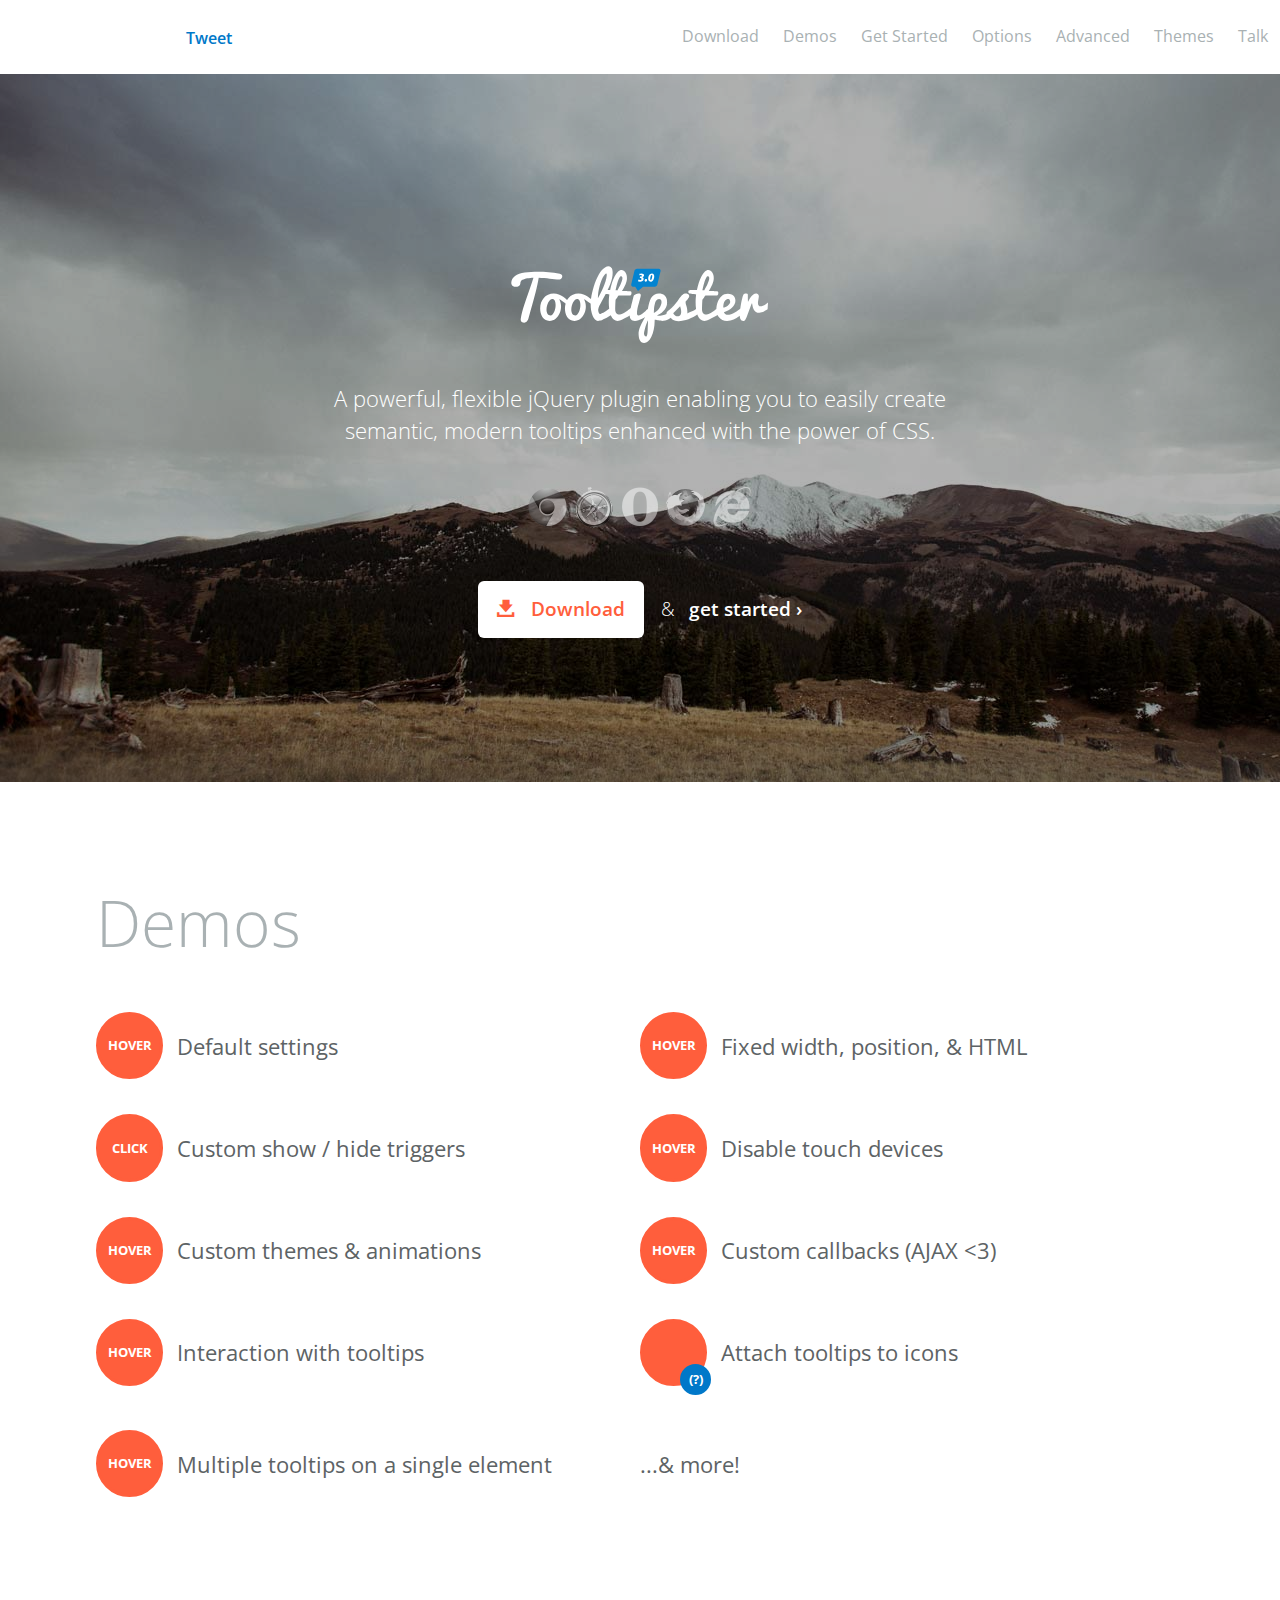
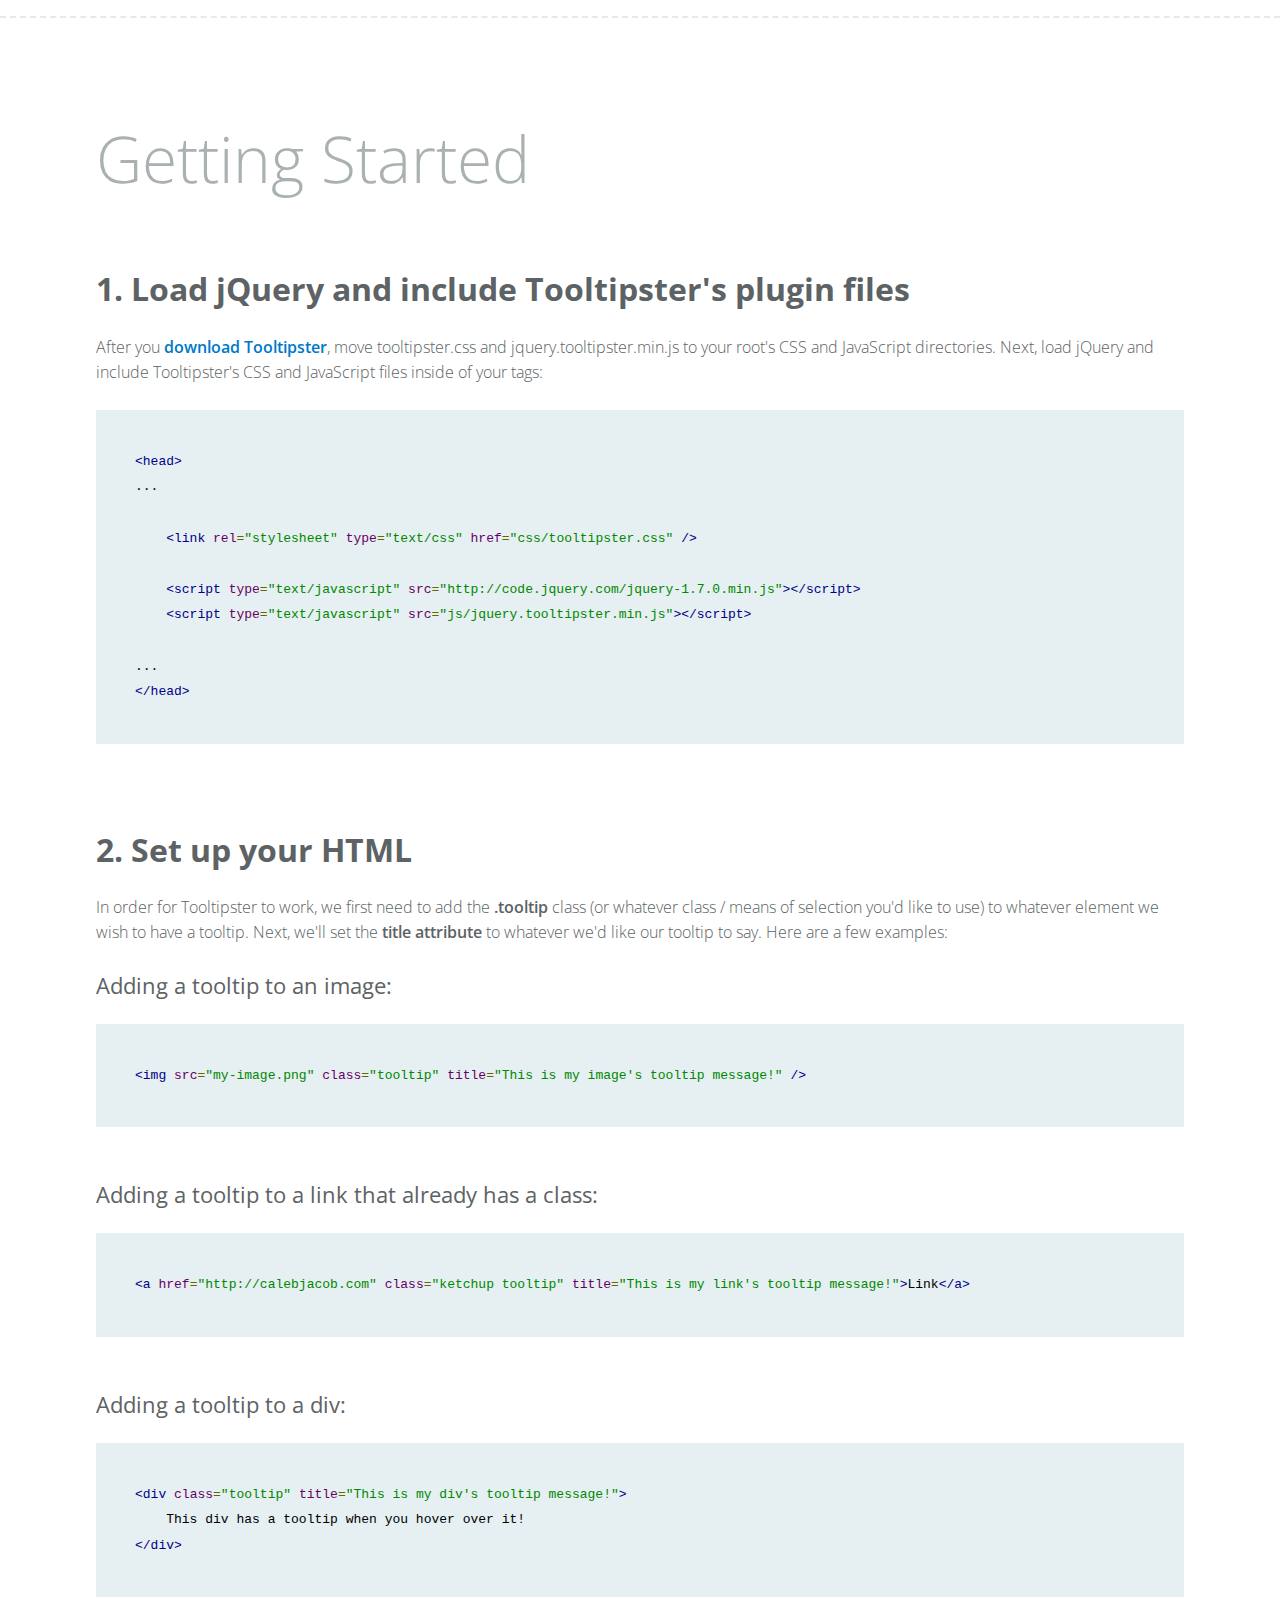
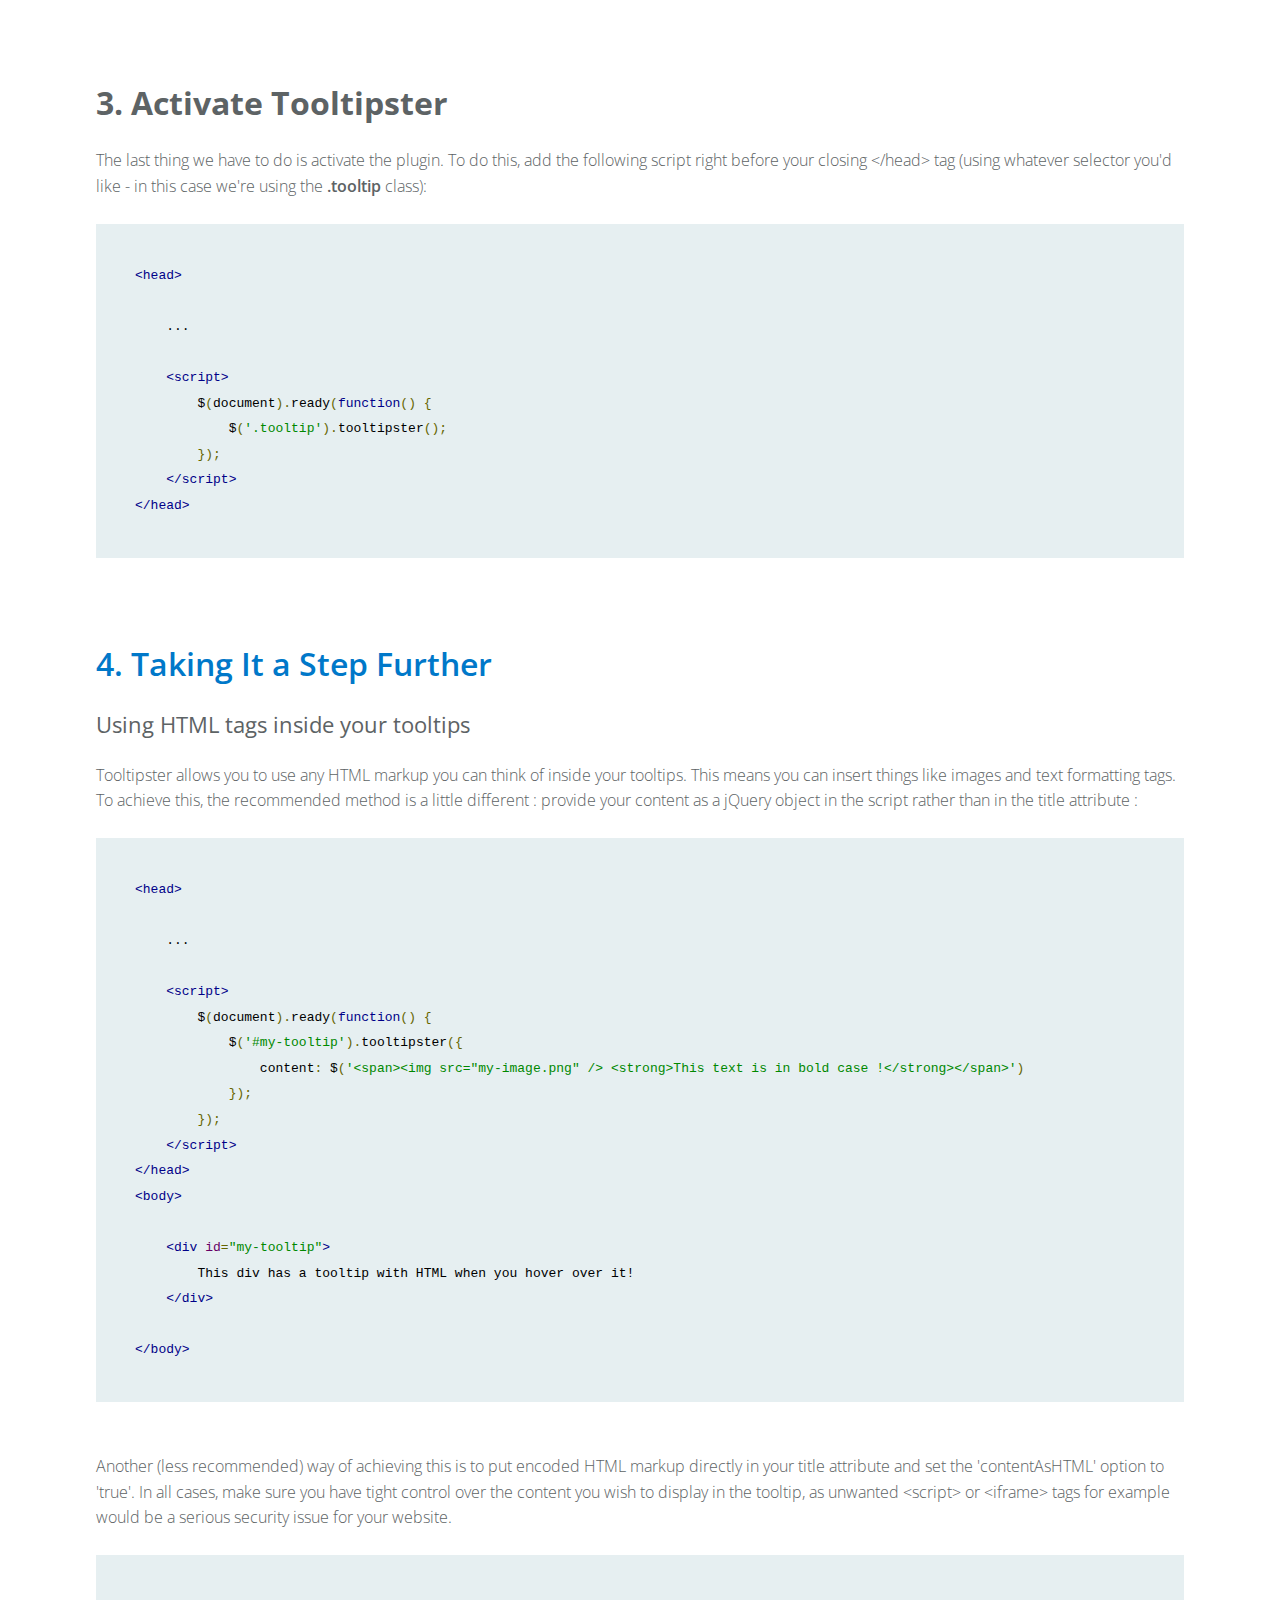
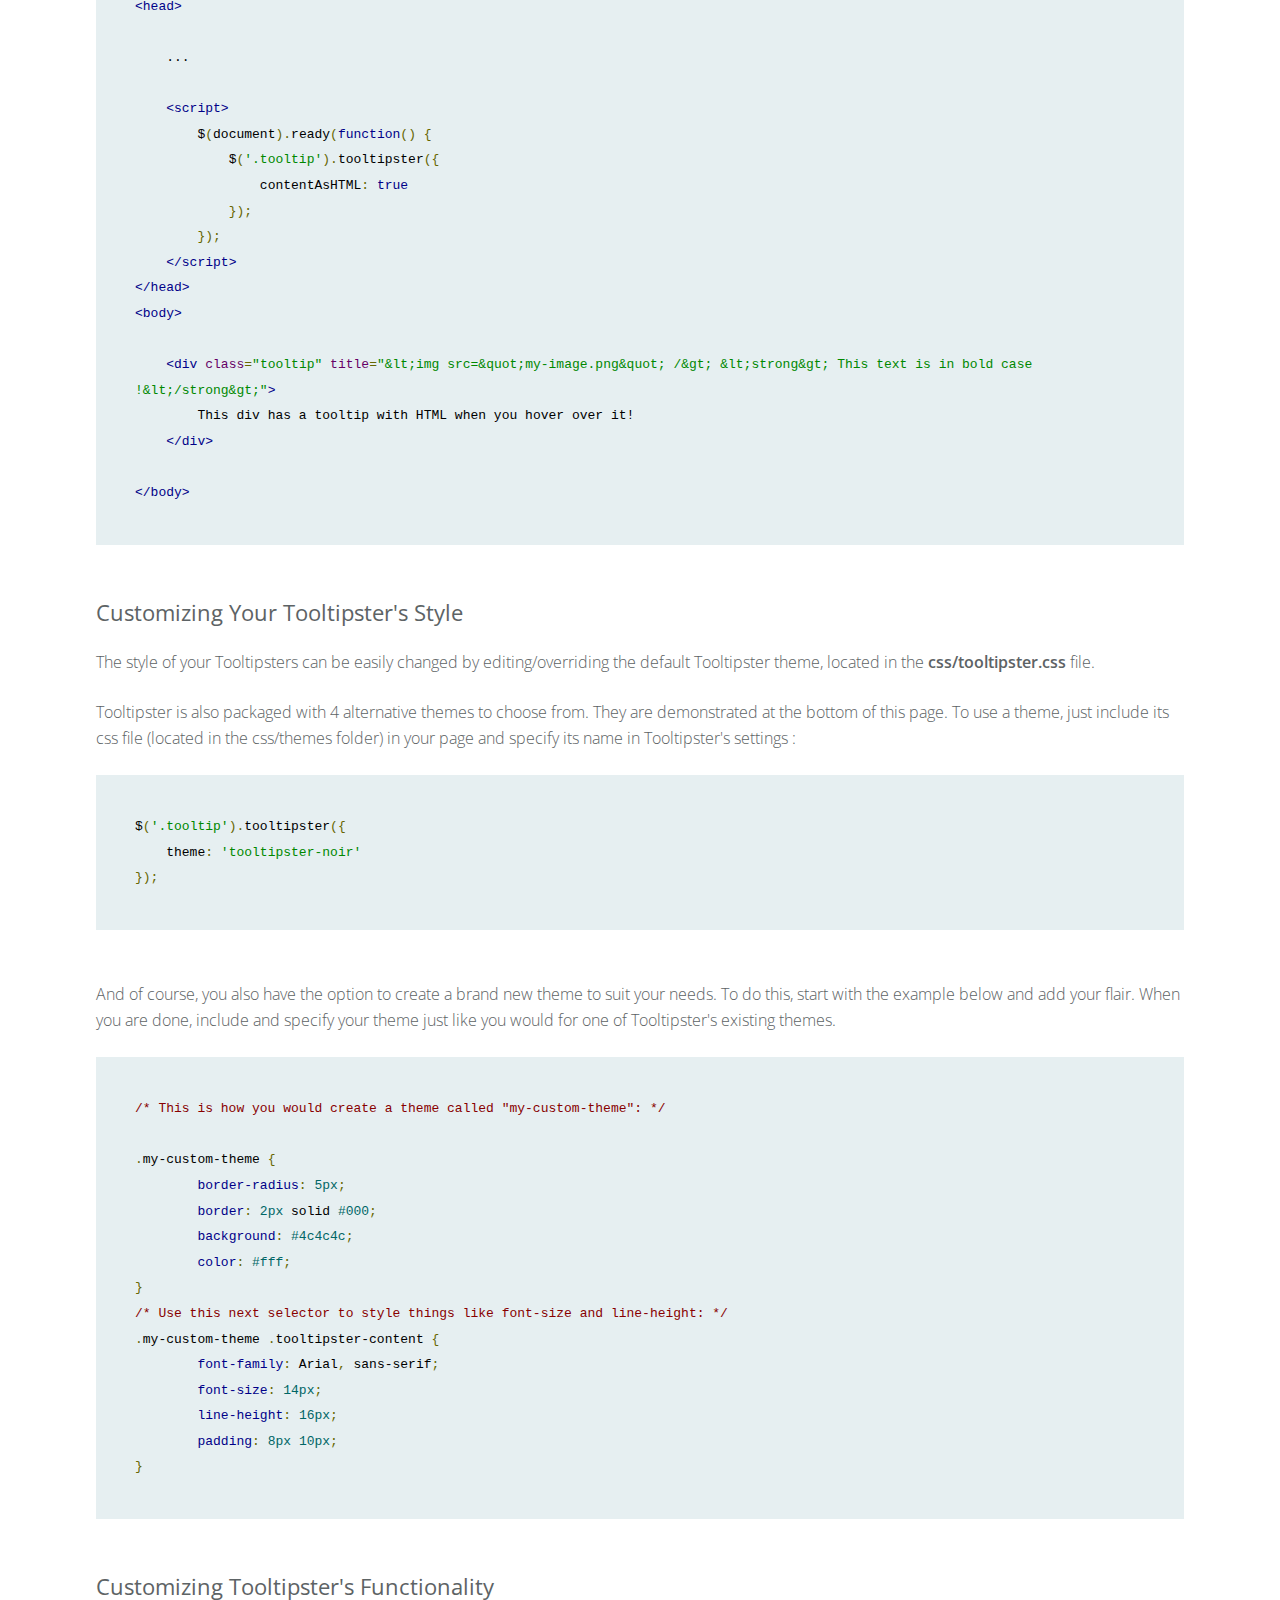
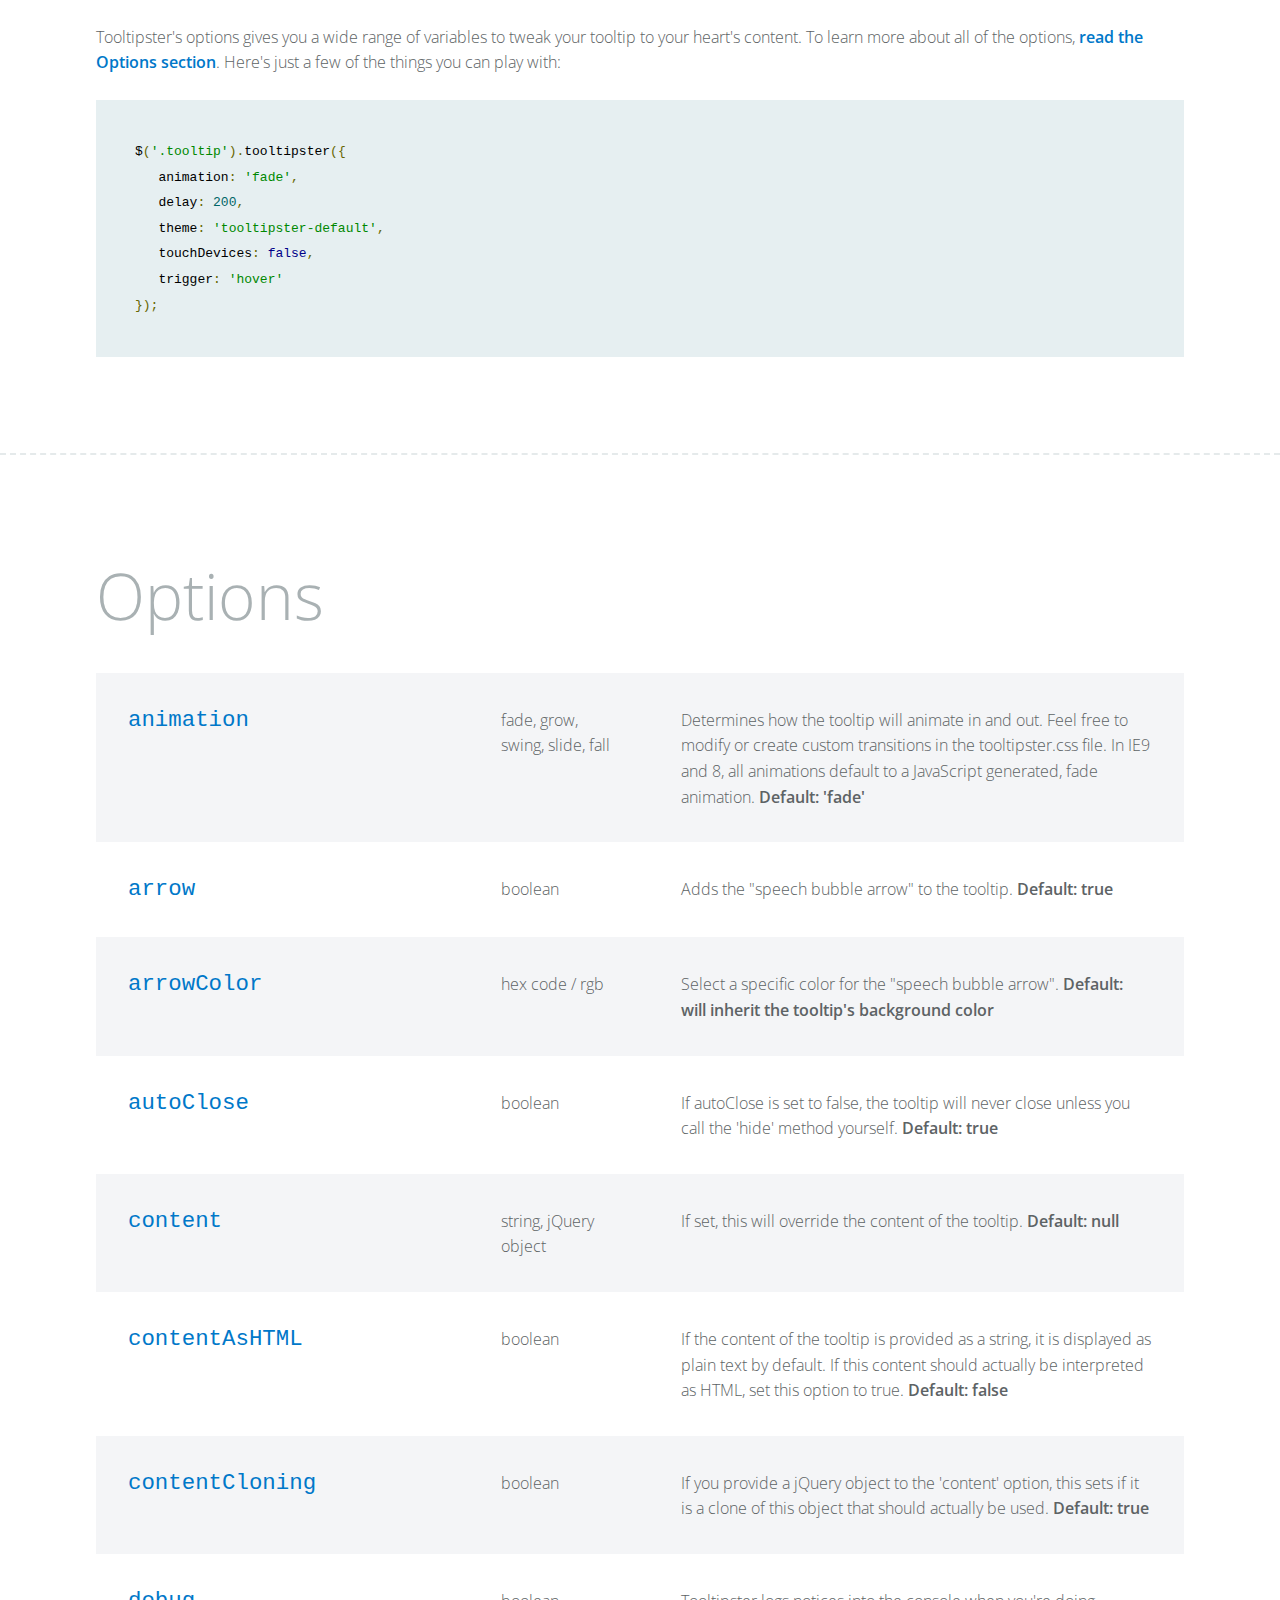
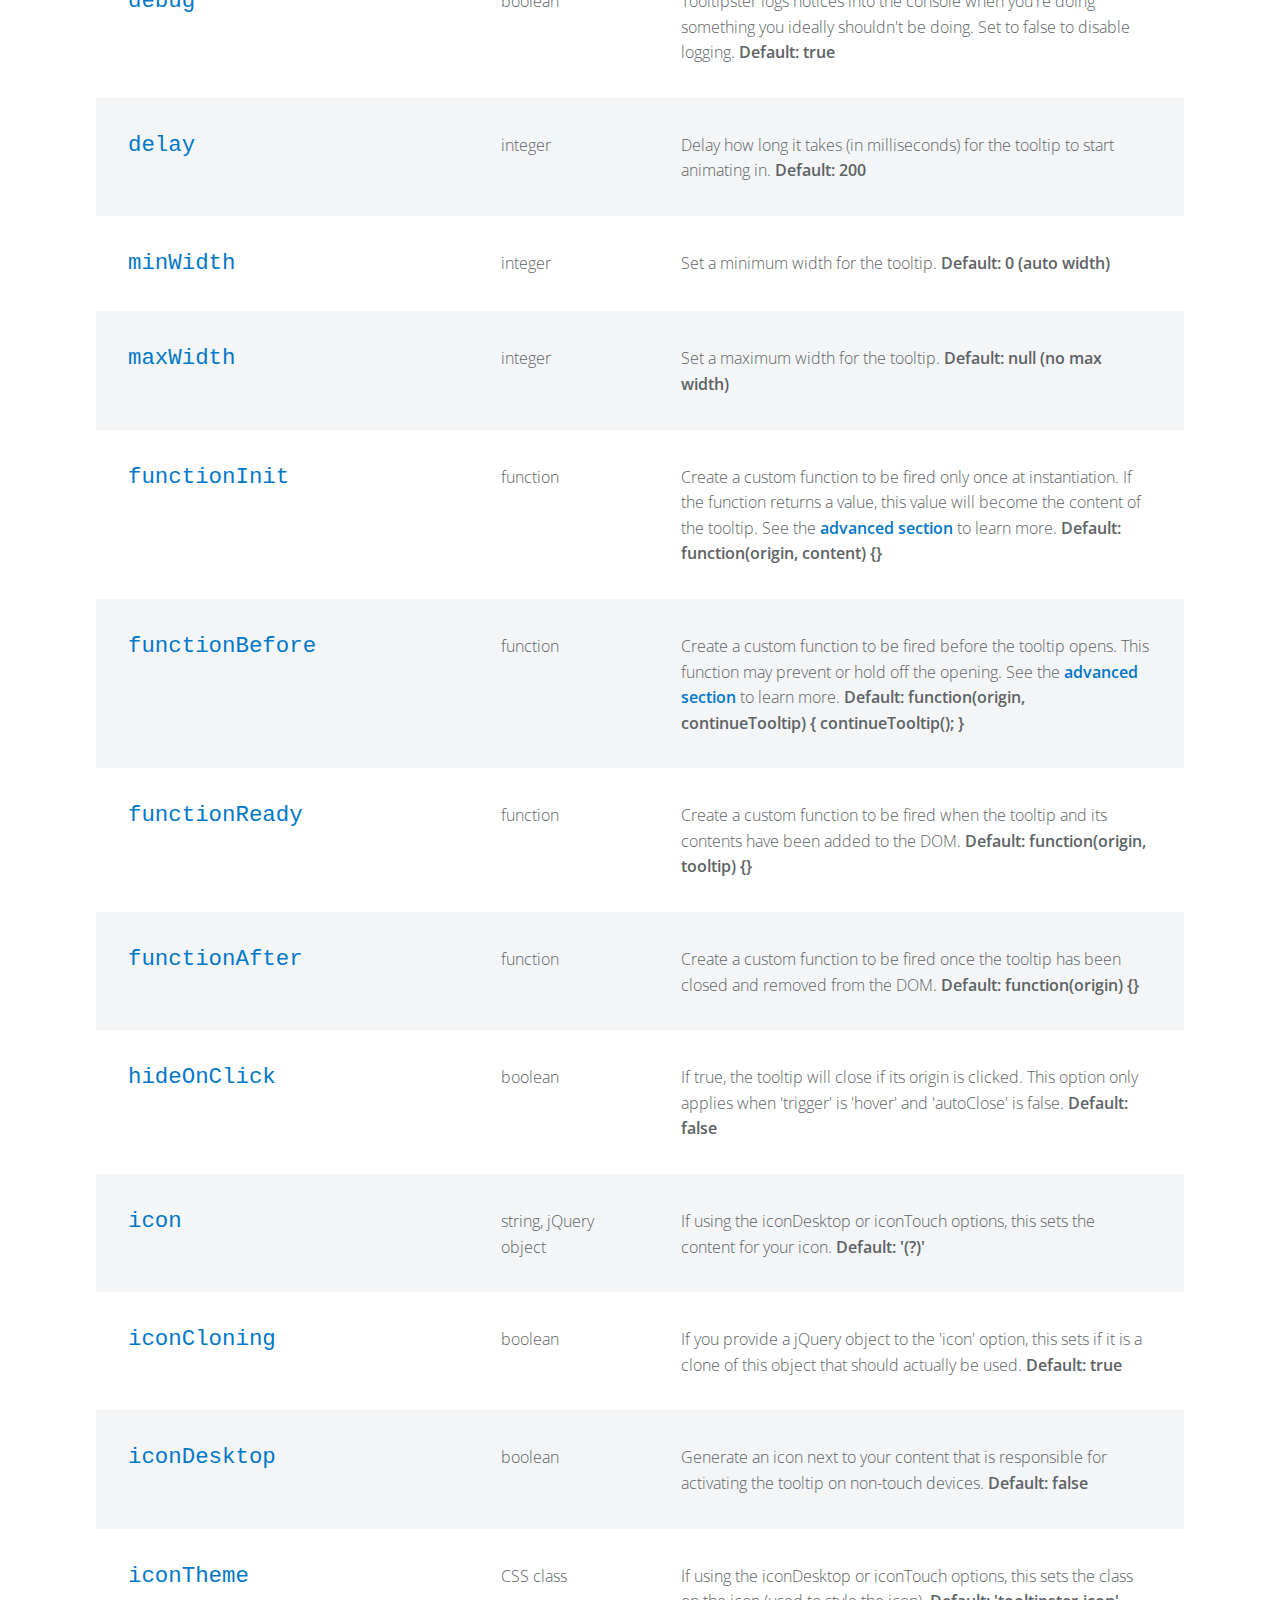
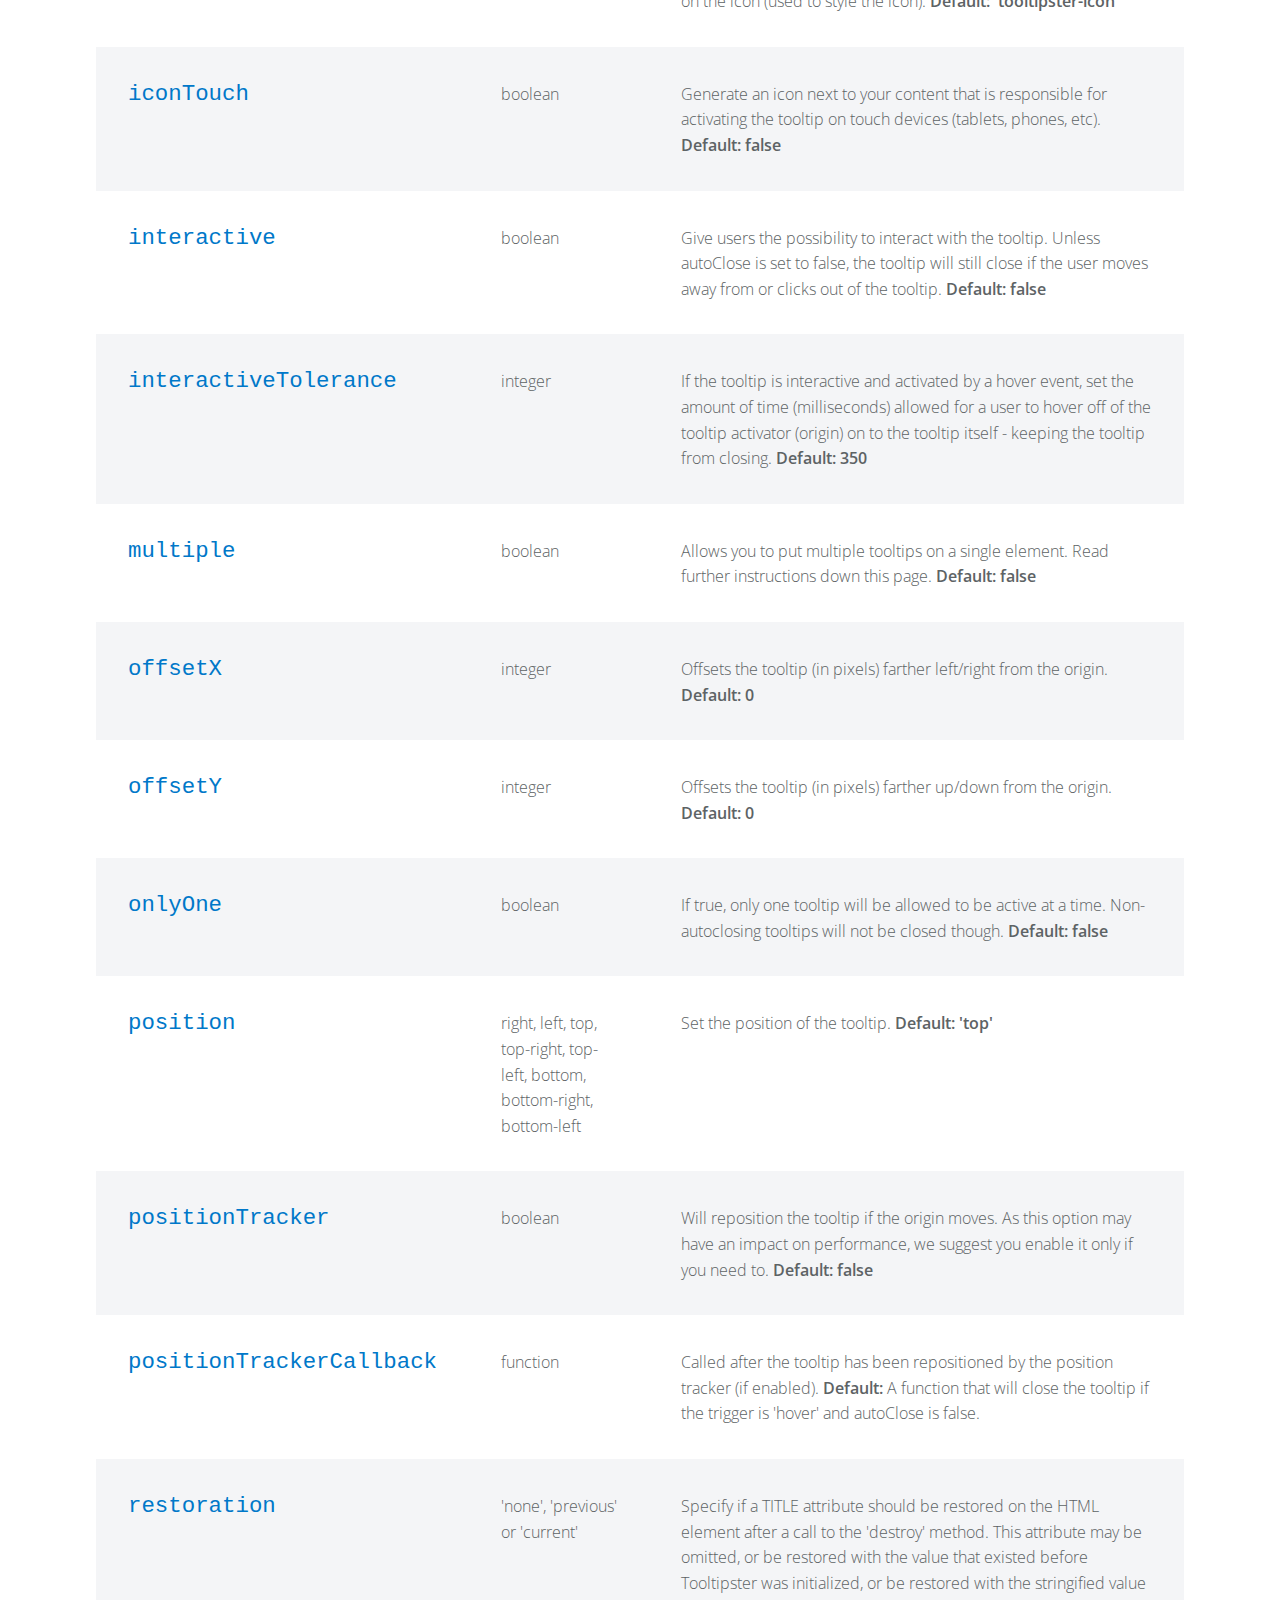
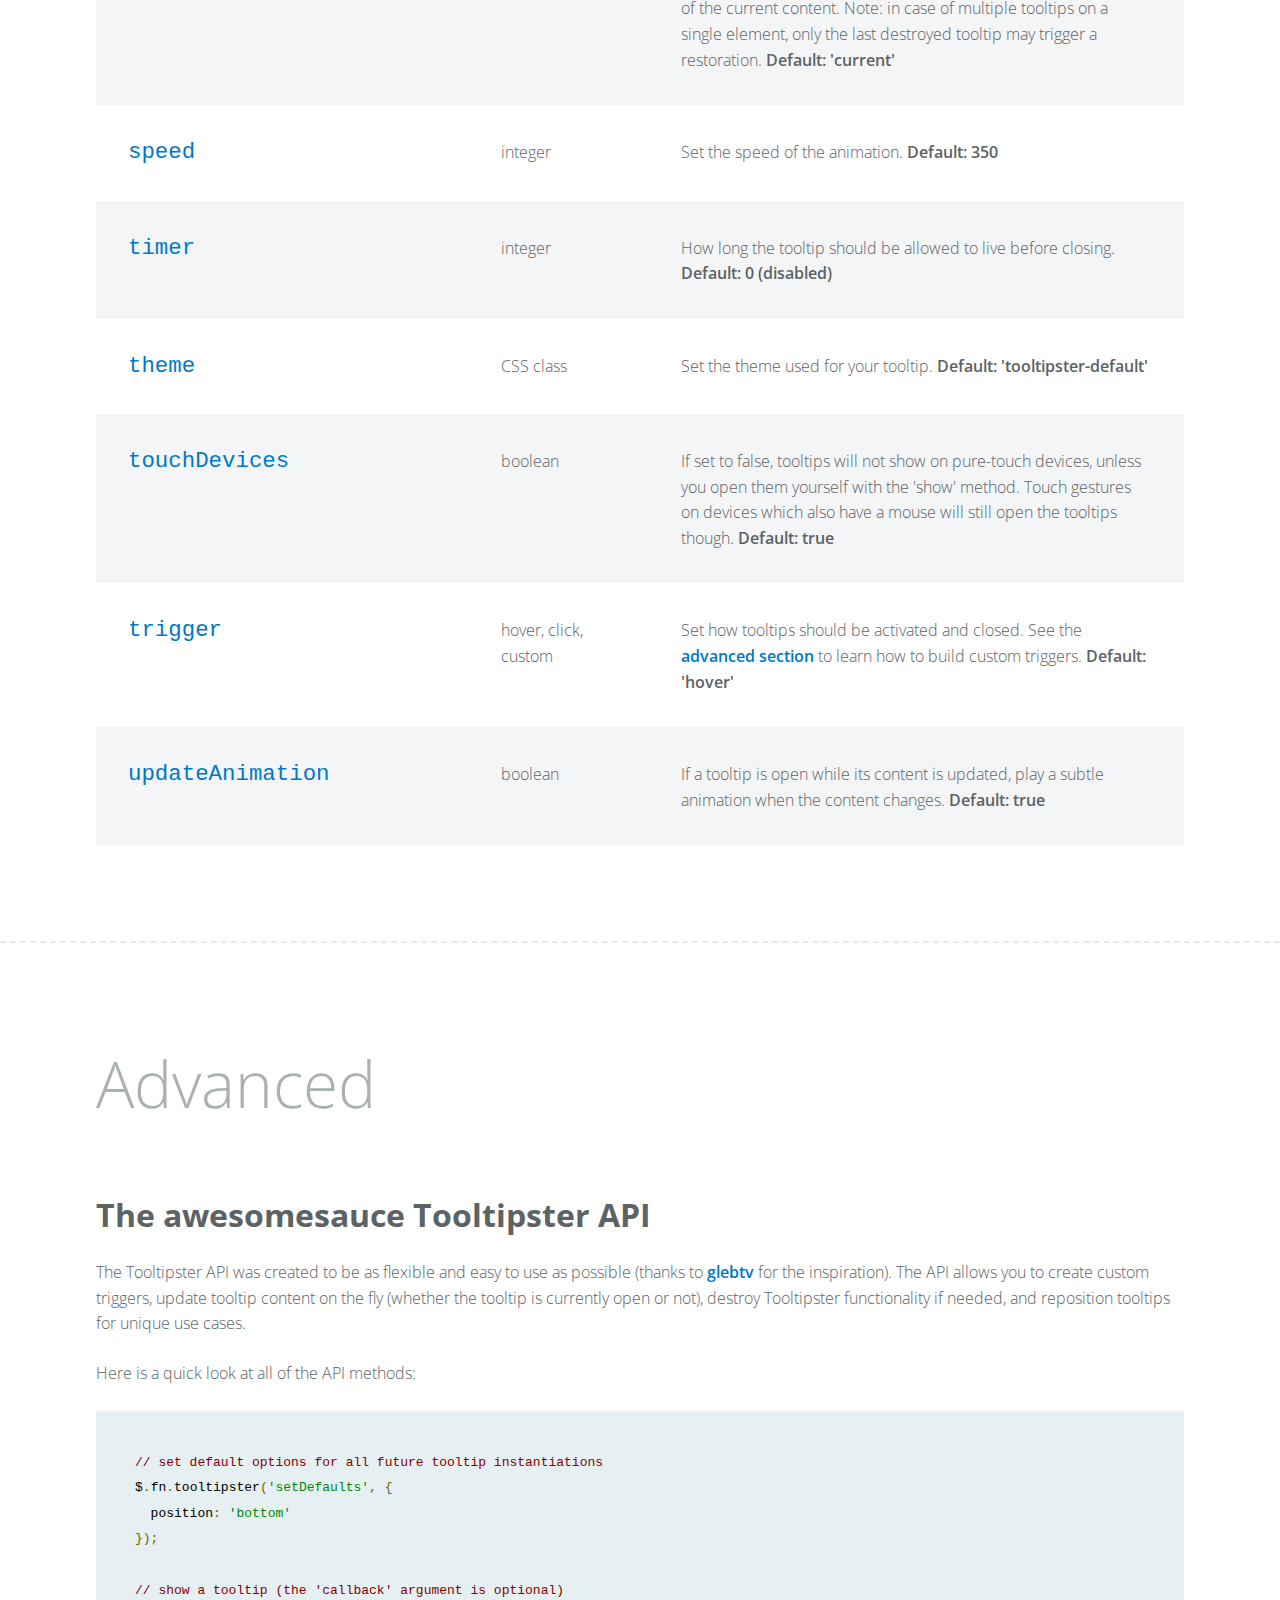
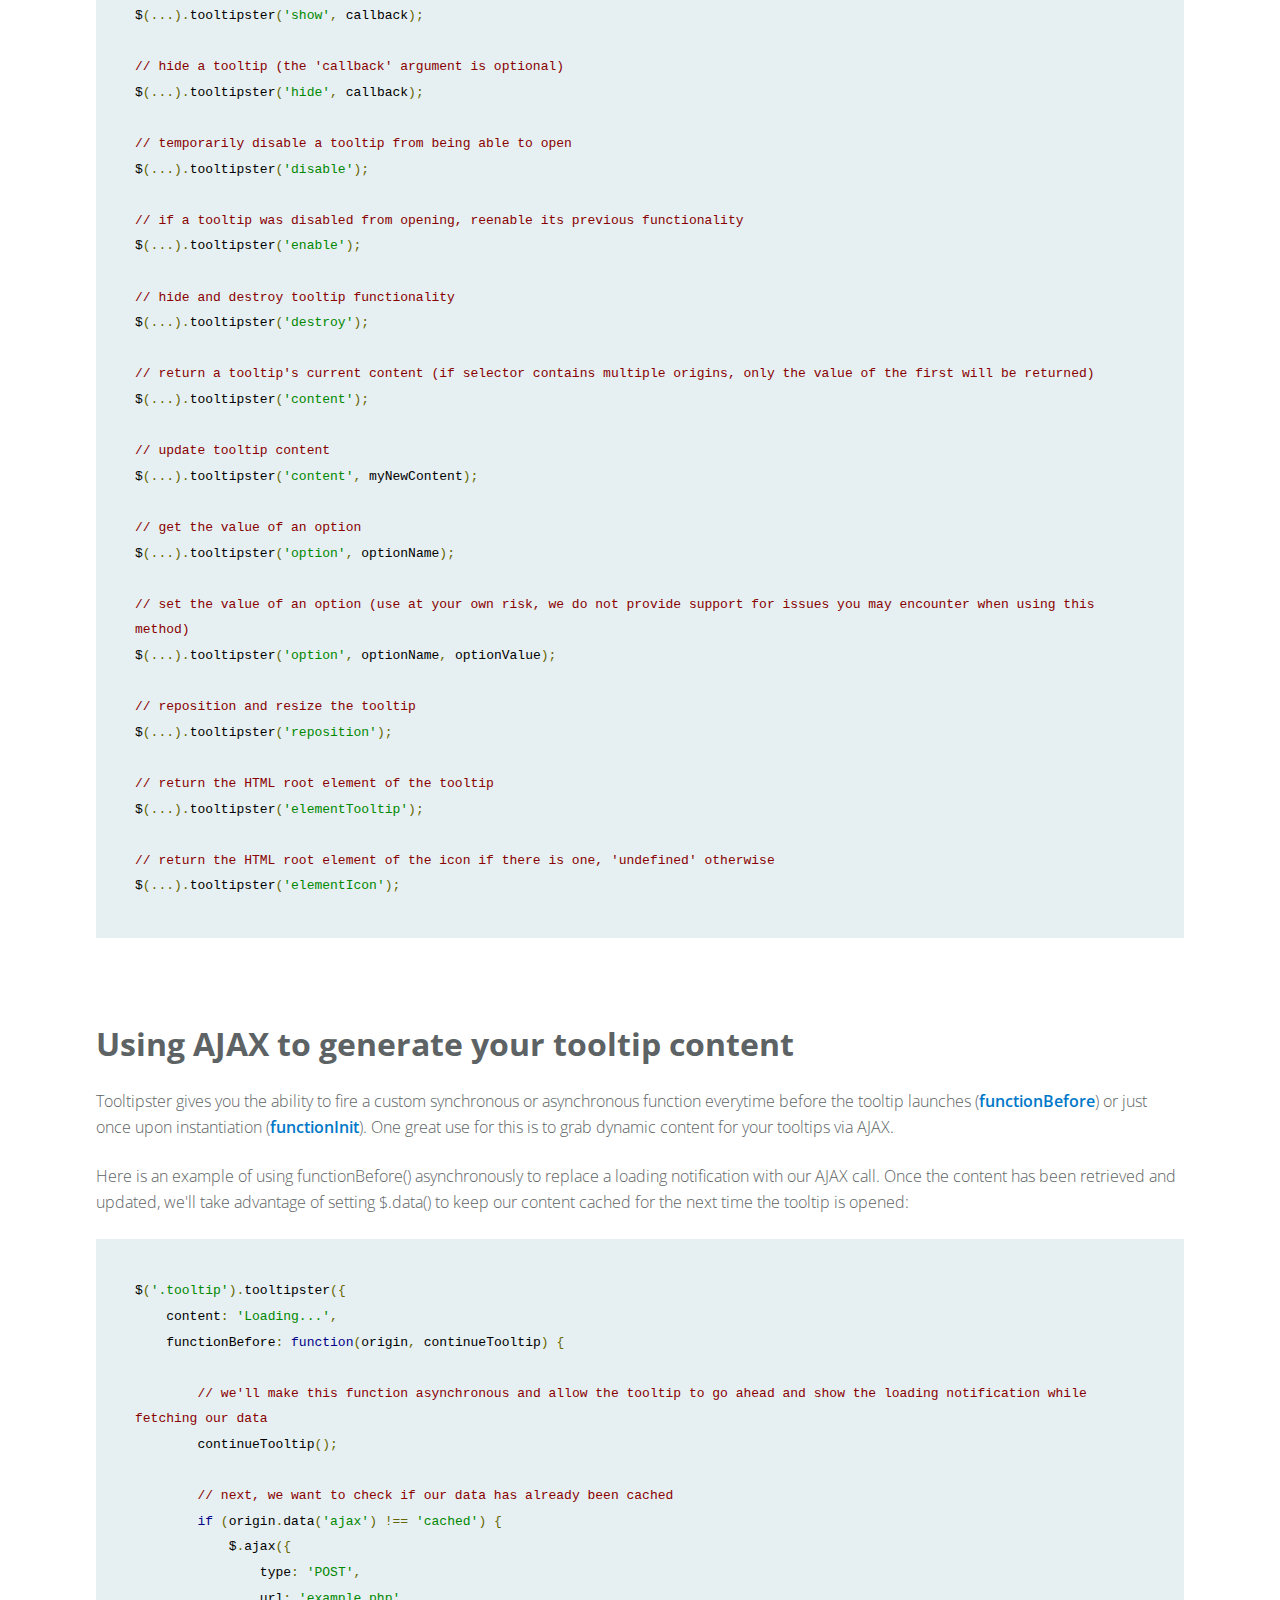
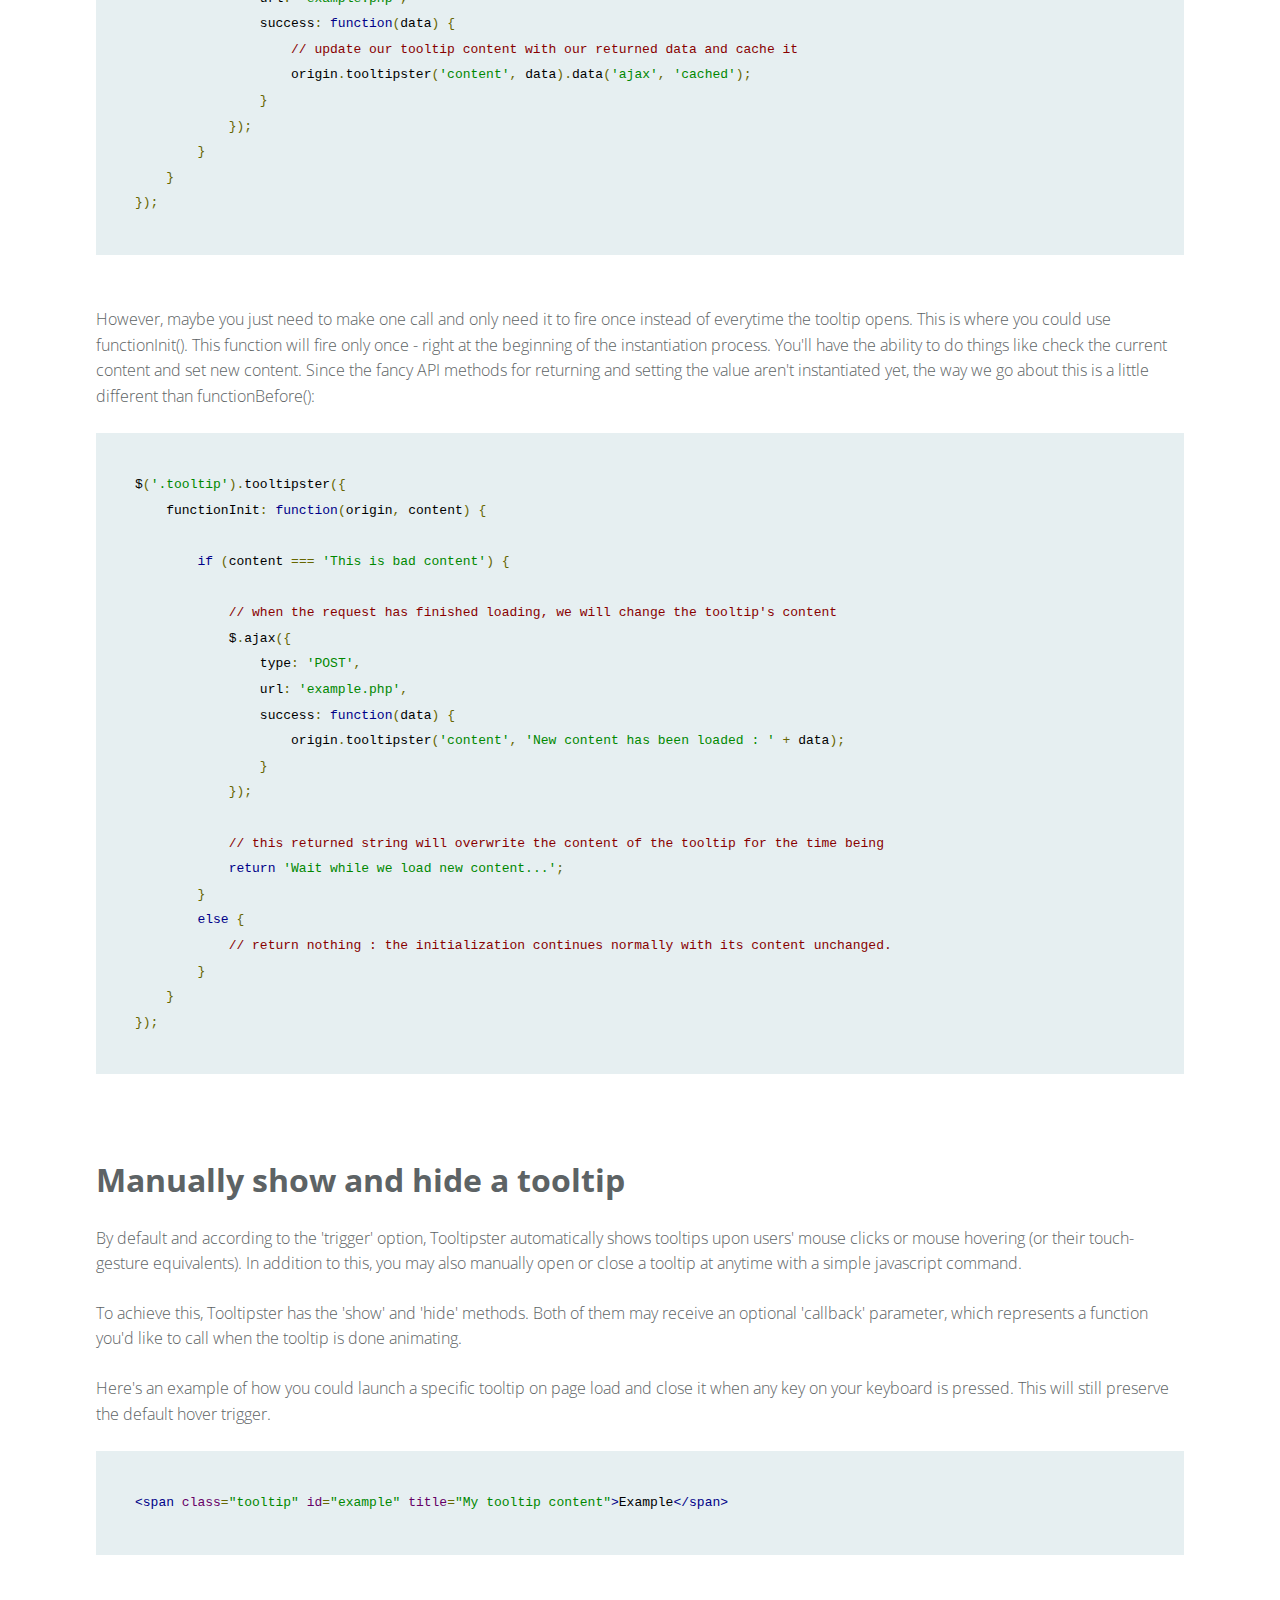
<file: tooltipster-master/index.html>
<!DOCTYPE html>
<html lang="en">
<head>
	<title>Tooltipster - The jQuery Tooltip Plugin</title>
	<meta charset="UTF-8" />
	<meta name="viewport" content="width=device-width, initial-scale=1, maximum-scale=1.0, user-scalable=no">
	<meta name="description" content="Tooltipster is a powerful, flexible jQuery plugin enabling you to easily create clean, HTML5 validated tooltips." />
	<meta property="og:title" content="Tooltipster" />
	<meta property="og:type" content="website" />
	<meta property="og:url" content="index.html" />
	<meta property="og:image" content="images/social.jpg" />
	<meta property="og:site_name" content="Tooltipster - The jQuery Tooltip Plugin" />
	<meta property="og:description" content="Tooltipster is a powerful, flexible jQuery plugin enabling you to easily create clean, HTML5 validated tooltips." />
	<html itemscope itemtype="http://schema.org/CreativeWork">
	<meta itemprop="name" content="Tooltipster - The jQuery Tooltip Plugin">
	<meta itemprop="description" content="Tooltipster is a powerful, flexible jQuery plugin enabling you to easily create clean, HTML5 validated tooltips.">
	<meta itemprop="image" content="images/social.jpg">
	<link rel="icon" type="image/png" href="images/favicon.png" />
	<link rel="image_src" href="images/social.jpg" / >
	
	<link rel="stylesheet" type="text/css" href="doc/css/reset.css" />
	<link rel="stylesheet" type="text/css" href="doc/css/prettify.css" />
	<link rel="stylesheet" type="text/css" href="doc/css/style.css" />
	<link rel="stylesheet" type="text/css" href="css/tooltipster.css" />
	<link rel="stylesheet" type="text/css" href="css/themes/tooltipster-light.css" />
	<link rel="stylesheet" type="text/css" href="css/themes/tooltipster-noir.css" />
	<link rel="stylesheet" type="text/css" href="css/themes/tooltipster-punk.css" />
	<link rel="stylesheet" type="text/css" href="css/themes/tooltipster-shadow.css" />
	
	<script type="text/javascript" src="//ajax.googleapis.com/ajax/libs/jquery/1.7.0/jquery.min.js"></script>
	<script type="text/javascript" src="doc/js/jquery.jgfeed.js"></script>
	<script type="text/javascript" src="doc/js/prettify.js"></script>
	<script type="text/javascript" src="doc/js/lang-css.js"></script>
	<script type="text/javascript" src="doc/js/scripts.js"></script>
	<script type="text/javascript" src="js/jquery.tooltipster.js"></script>
	
	<!--[if lt IE 9]>
		<script src="//html5shiv.googlecode.com/svn/trunk/html5.js"></script>
	<![endif]-->
</head>
<body>
	<div id="background">
		<img src="doc/images/large-background.jpg" />
	</div>
	<div id="wrapper">
		<header>
			<div id="social">
				<div id="github">
					<iframe src="http://ghbtns.com/github-btn.html?user=iamceege&repo=tooltipster&type=watch&count=true" allowtransparency="true" frameborder="0" scrolling="0" width="100" height="20"></iframe>
				</div>
				<div id="tweet">
					<a href="https://twitter.com/share" class="twitter-share-button" data-text="Tooltipster - A powerful &amp; degradable jQuery tooltip plugin" data-via="iamceege" data-related="iamceege">Tweet</a>
					<script>!function(d,s,id){var js,fjs=d.getElementsByTagName(s)[0];if(!d.getElementById(id)){js=d.createElement(s);js.id=id;js.src="//platform.twitter.com/widgets.js";fjs.parentNode.insertBefore(js,fjs);}}(document,"script","twitter-wjs");</script>
				</div>
				<div id="gplus">
					<g:plusone href="http://calebjacob.com/tooltipster"></g:plusone>
				</div>
			</div>
			<nav>
				<ul>
					<li><a href="https://github.com/iamceege/tooltipster/archive/master.zip">Download</a></li>
					<li><a href="#demos">Demos</a></li>
					<li><a href="#getting-started">Get Started</a></li>
					<li><a href="#options">Options</a></li>
					<li><a href="#advanced">Advanced</a></li>
					<li><a href="#themes">Themes</a></li>
					<li><a href="#talk">Talk</a></li>
				</ul>
			</nav>
			<select>
				<option selected="selected" disabled="disabled">Menu...</option>
				<option value="demos">Demos</option>
				<option value="getting-started">Get Started</option>
				<option value="options">Options</option>
				<option value="themes">Themes</option>
				<option value="talk">Talk</option>
			</select>
		</header>
		<section id="welcome">
			<img src="doc/images/tooltipster.svg" alt="Tooltipster" id="tooltipster" />
			<h1>A powerful, flexible jQuery plugin enabling you to easily create semantic, modern tooltips enhanced with the power of CSS.</h1>
			<ul id="browser-support">
				<li>
					<img src="doc/images/browser-chrome.png" alt="Chrome" class="tooltip" title="Chrome Support" />
				</li>
				<li>
					<img src="doc/images/browser-safari.png" alt="Safari" class="tooltip" title="Safari Support" />
				</li>
				<li>
					<img src="doc/images/browser-opera.png" alt="Opera" class="tooltip" title="Opera Support" />
				</li>
				<li>
					<img src="doc/images/browser-firefox.png" alt="FireFox" class="tooltip" title="FireFox Support" />
				</li>
				<li>
					<img src="doc/images/browser-ie.png" alt="Internet Explorer" class="tooltip" title="IE10, IE9, &amp; IE8 Support + Graceful Degradation" />
				</li>
			</ul>
			<div id="download">
				<a href="https://github.com/iamceege/tooltipster/archive/master.zip" class="button alt">Download</a> <span style="padding-right: 0.5em;">&amp;</span> <a href="#demos" class="white">get started &rsaquo;</a>
			</div>
		</section>
		
		<section id="demos">
			<h2>Demos</h2>
			<ul>
				<li>
					<span id="demo-default" title="Hi! This is a tooltip.">Hover</span> Default settings
				</li>
				<li>
					<span id="demo-html">Hover</span> Fixed width, position, &amp; HTML
				</li>
				<li>
					<span id="demo-events" title="Press any key on your keyboard or click anywhere in the page to close this">Click</span> Custom show / hide triggers
				</li>
				<li>
					<span id="demo-touch" title="I would have never been born on a touch device :'(">Hover</span> Disable touch devices
				</li>
				<li>
					<span id="demo-theme" title="Build custom themes and CSS powered animations!">Hover</span> Custom themes &amp; animations
				</li>
				<li>
					<span id="demo-callback" title="This will be populated by AJAX.">Hover</span> Custom callbacks (AJAX <3)
				</li>
				<li>
					<span id="demo-interact" title="Try clicking &lt;a href='http://google.com/' target='_blank'&gt;this link&lt;/a&gt;">Hover</span> Interaction with tooltips
				</li>
				<li>
					<span id="demo-icon" title="Use separate icons to launch your tooltips on either desktops or touch devices - or both!"></span> Attach tooltips to icons
				</li>
				<li>
					<span id="demo-multiple">Hover</span> Multiple tooltips on a single element
				</li>
				<li>...&amp; more!</li>
			</ul>
		</section>
		
		<section id="getting-started">
			<h2>Getting Started</h2>
			<h3>1. Load jQuery and include Tooltipster's plugin files</h3>
			<p>After you <a href="https://github.com/iamceege/tooltipster/archive/master.zip">download Tooltipster</a>, move tooltipster.css and jquery.tooltipster.min.js to your root's CSS and JavaScript directories. Next, load jQuery and include Tooltipster's CSS and JavaScript files inside of your  tags:</p>
<pre class="prettyprint">
&lt;head&#62;
...

    &lt;link rel="stylesheet" type="text/css" href="css/tooltipster.css" /&#62;

    &lt;script type="text/javascript" src="http://code.jquery.com/jquery-1.7.0.min.js"&#62;&lt;/script&#62;
    &lt;script type="text/javascript" src="js/jquery.tooltipster.min.js"&#62;&lt;/script&#62;

...
&lt;/head&#62;
</pre>
			<h3>2. Set up your HTML</h3>
			<p>In order for Tooltipster to work, we first need to add the <strong>.tooltip</strong> class (or whatever class / means of selection you'd like to use) to whatever element we wish to have a tooltip. Next, we'll set the <strong>title attribute</strong> to whatever we'd like our tooltip to say. Here are a few examples:</p>
			<h4>Adding a tooltip to an image:</h4>
			<pre class="prettyprint">
&lt;img src="my-image.png" class="tooltip" title="This is my image's tooltip message!" /&#62;</pre>
			<h4>Adding a tooltip to a link that already has a class:</h4>
			<pre class="prettyprint">
&lt;a href="http://calebjacob.com" class="ketchup tooltip" title="This is my link's tooltip message!"&#62;Link&lt;/a&#62;</pre>
			<h4>Adding a tooltip to a div:</h4>
			<pre class="prettyprint">
&lt;div class="tooltip" title="This is my div's tooltip message!"&#62; 
    This div has a tooltip when you hover over it!
&lt;/div&#62;</pre>
			
			<h3>3. Activate Tooltipster</h3>
			<p>The last thing we have to do is activate the plugin. To do this, add the following script right before your closing &lt;/head&#62; tag (using whatever selector you'd like - in this case we're using the <strong>.tooltip</strong> class):</p>
			<pre class="prettyprint">
&lt;head&#62;

    ...

    &lt;script&#62;
        $(document).ready(function() {
            $('.tooltip').tooltipster();
        });
    &lt;/script&#62;
&lt;/head&#62;</pre>
			
			<h3><a name="further">4. Taking It a Step Further</a></h3>
			<h4>Using HTML tags inside your tooltips</h4>
			<p>Tooltipster allows you to use any HTML markup you can think of inside your tooltips. This means you can insert things like images and text formatting tags. To achieve this, the recommended method is a little different : provide your content as a jQuery object in the script rather than in the title attribute :</p>
			<pre class="prettyprint">
&lt;head&#62;

    ...

    &lt;script&#62;
        $(document).ready(function() {
            $('#my-tooltip').tooltipster({
                content: $('&lt;span&gt;&lt;img src="my-image.png" /&gt; &lt;strong&gt;This text is in bold case !&lt;/strong&gt;&lt;/span&gt;')
            });
        });
    &lt;/script&#62;
&lt;/head&#62;
&lt;body&#62;
    
    &lt;div id="my-tooltip"&#62; 
        This div has a tooltip with HTML when you hover over it!
    &lt;/div&#62;
	
&lt;/body&#62;</pre>

			<p>Another (less recommended) way of achieving this is to put encoded HTML markup directly in your title attribute and set the 'contentAsHTML' option to 'true'. In all cases, make sure you have tight control over the content you wish to display in the tooltip, as unwanted &lt;script&gt; or &lt;iframe&gt; tags for example would be a serious security issue for your website.</p>

			<pre class="prettyprint">
&lt;head&#62;

    ...

    &lt;script&#62;
        $(document).ready(function() {
            $('.tooltip').tooltipster({
                contentAsHTML: true
            });
        });
    &lt;/script&#62;
&lt;/head&#62;
&lt;body&#62;
    
    &lt;div class="tooltip" title="&amp;lt;img src=&amp;quot;my-image.png&amp;quot; /&amp;gt; &amp;lt;strong&amp;gt; This text is in bold case !&amp;lt;/strong&amp;gt;"&gt; 
        This div has a tooltip with HTML when you hover over it!
    &lt;/div&#62;
	
&lt;/body&#62;</pre>
			
			<h4>Customizing Your Tooltipster's Style</h4>
			<p>The style of your Tooltipsters can be easily changed by editing/overriding the default Tooltipster theme, located in the <strong>css/tooltipster.css</strong> file.</p>
			<p>Tooltipster is also packaged with 4 alternative themes to choose from. They are demonstrated at the bottom of this page. To use a theme, just include its css file (located in the css/themes folder) in your page and specify its name in Tooltipster's settings :</p>
			<pre class="prettyprint">
$('.tooltip').tooltipster({
    theme: 'tooltipster-noir'
});</pre>
			<p>And of course, you also have the option to create a brand new theme to suit your needs. To do this, start with the example below and add your flair. When you are done, include and specify your theme just like you would for one of Tooltipster's existing themes.</p>
			<pre class="prettyprint lang-css">
/* This is how you would create a theme called "my-custom-theme": */

.my-custom-theme {
	border-radius: 5px; 
	border: 2px solid #000;
	background: #4c4c4c;
	color: #fff;
}
/* Use this next selector to style things like font-size and line-height: */
.my-custom-theme .tooltipster-content {
	font-family: Arial, sans-serif;
	font-size: 14px;
	line-height: 16px;
	padding: 8px 10px;
}</pre>
			
			<h4>Customizing Tooltipster's Functionality</h4>
			<p>Tooltipster's options gives you a wide range of variables to tweak your tooltip to your heart's content. To learn more about all of the options, <a href="#options">read the Options section</a>. Here's just a few of the things you can play with:</p>
			<pre class="prettyprint">
$('.tooltip').tooltipster({
   animation: 'fade',
   delay: 200,
   theme: 'tooltipster-default',
   touchDevices: false,
   trigger: 'hover'
});</pre>
		</section>
		
		<section id="options">
			<h2>Options</h2>
			<table border="0" cellpadding="0" cellspacing="0">
				<tr>
					<td><h4>animation</h4></td>
					<td>fade, grow, swing, slide, fall</td>
					<td>Determines how the tooltip will animate in and out. Feel free to modify or create custom transitions in the tooltipster.css file. In IE9 and 8, all animations default to a JavaScript generated, fade animation. <strong>Default: 'fade'</strong></td>
				</tr>
				<tr>
					<td><h4>arrow</h4></td>
					<td>boolean</td>
					<td>Adds the "speech bubble arrow" to the tooltip. <strong>Default: true</strong></td>
				</tr>
				<tr>
					<td><h4>arrowColor</h4></td>
					<td>hex code / rgb</td>
					<td>Select a specific color for the "speech bubble arrow". <strong>Default: will inherit the tooltip's background color</strong></td>
				</tr>
				<tr>
					<td><h4>autoClose</h4></td>
					<td>boolean</td>
					<td>If autoClose is set to false, the tooltip will never close unless you call the 'hide' method yourself. <strong>Default: true</strong></td>
				</tr>
				<tr>
					<td><h4>content</h4></td>
					<td>string, jQuery object</td>
					<td>If set, this will override the content of the tooltip. <strong>Default: null</strong></td>
				</tr>
				<tr>
					<td><h4>contentAsHTML</h4></td>
					<td>boolean</td>
					<td>If the content of the tooltip is provided as a string, it is displayed as plain text by default. If this content should actually be interpreted as HTML, set this option to true. <strong>Default: false</strong></td>
				</tr>
				<tr>
					<td><h4>contentCloning</h4></td>
					<td>boolean</td>
					<td>If you provide a jQuery object to the 'content' option, this sets if it is a clone of this object that should actually be used. <strong>Default: true</strong></td>
				</tr>
				<tr>
					<td><h4>debug</h4></td>
					<td>boolean</td>
					<td>Tooltipster logs notices into the console when you're doing something you ideally shouldn't be doing. Set to false to disable logging. <strong>Default: true</strong></td>
				</tr>
				<tr>
					<td><h4>delay</h4></td>
					<td>integer</td>
					<td>Delay how long it takes (in milliseconds) for the tooltip to start animating in. <strong>Default: 200</strong></td>
				</tr>
				<tr>
					<td><h4>minWidth</h4></td>
					<td>integer</td>
					<td>Set a minimum width for the tooltip. <strong>Default: 0 (auto width)</strong></td>
				</tr>
				<tr>
					<td><h4>maxWidth</h4></td>
					<td>integer</td>
					<td>Set a maximum width for the tooltip. <strong>Default: null (no max width)</strong></td>
				</tr>
				<tr>
					<td><h4>functionInit</h4></td>
					<td>function</td>
					<td>Create a custom function to be fired only once at instantiation. If the function returns a value, this value will become the content of the tooltip. See the <a href="#advanced">advanced section</a> to learn more. <strong>Default: function(origin, content) {}</strong></td>
				</tr>
				<tr>
					<td><h4>functionBefore</h4></td>
					<td>function</td>
					<td>Create a custom function to be fired before the tooltip opens. This function may prevent or hold off the opening. See the <a href="#advanced">advanced section</a> to learn more. <strong>Default: function(origin, continueTooltip) { continueTooltip(); }</strong></td>
				</tr>
				<tr>
					<td><h4>functionReady</h4></td>
					<td>function</td>
					<td>Create a custom function to be fired when the tooltip and its contents have been added to the DOM. <strong>Default: function(origin, tooltip) {}</strong></td>
				</tr>
				<tr>
					<td><h4>functionAfter</h4></td>
					<td>function</td>
					<td>Create a custom function to be fired once the tooltip has been closed and removed from the DOM. <strong>Default: function(origin) {}</strong></td>
				</tr>
				<tr>
					<td><h4>hideOnClick</h4></td>
					<td>boolean</td>
					<td>If true, the tooltip will close if its origin is clicked. This option only applies when 'trigger' is 'hover' and 'autoClose' is false. <strong>Default: false</strong></td>
				</tr>
				<tr>
					<td><h4>icon</h4></td>
					<td>string, jQuery object</td>
					<td>If using the iconDesktop or iconTouch options, this sets the content for your icon. <strong>Default: '(?)'</strong></td>
				</tr>
				<tr>
					<td><h4>iconCloning</h4></td>
					<td>boolean</td>
					<td>If you provide a jQuery object to the 'icon' option, this sets if it is a clone of this object that should actually be used. <strong>Default: true</strong></td>
				</tr>
				<tr>
					<td><h4>iconDesktop</h4></td>
					<td>boolean</td>
					<td>Generate an icon next to your content that is responsible for activating the tooltip on non-touch devices. <strong>Default: false</strong></td>
				</tr>
				<tr>
					<td><h4>iconTheme</h4></td>
					<td>CSS class</td>
					<td>If using the iconDesktop or iconTouch options, this sets the class on the icon (used to style the icon). <strong>Default: 'tooltipster-icon'</strong></td>
				</tr>
				<tr>
					<td><h4>iconTouch</h4></td>
					<td>boolean</td>
					<td>Generate an icon next to your content that is responsible for activating the tooltip on touch devices (tablets, phones, etc). <strong>Default: false</strong></td>
				</tr>
				<tr>
					<td><h4>interactive</h4></td>
					<td>boolean</td>
					<td>Give users the possibility to interact with the tooltip. Unless autoClose is set to false, the tooltip will still close if the user moves away from or clicks out of the tooltip. <strong>Default: false</strong></td>
				</tr>
				<tr>
					<td><h4>interactiveTolerance</h4></td>
					<td>integer</td>
					<td>If the tooltip is interactive and activated by a hover event, set the amount of time (milliseconds) allowed for a user to hover off of the tooltip activator (origin) on to the tooltip itself - keeping the tooltip from closing. <strong>Default: 350</strong></td>
				</tr>
				<tr>
					<td><h4>multiple</h4></td>
					<td>boolean</td>
					<td>Allows you to put multiple tooltips on a single element. Read further instructions down this page. <strong>Default: false</strong></td>
				</tr>
				<tr>
					<td><h4>offsetX</h4></td>
					<td>integer</td>
					<td>Offsets the tooltip (in pixels) farther left/right from the origin. <strong>Default: 0</strong></td>
				</tr>
				<tr>
					<td><h4>offsetY</h4></td>
					<td>integer</td>
					<td>Offsets the tooltip (in pixels) farther up/down from the origin. <strong>Default: 0</strong></td>
				</tr>
				<tr>
					<td><h4>onlyOne</h4></td>
					<td>boolean</td>
					<td>If true, only one tooltip will be allowed to be active at a time. Non-autoclosing tooltips will not be closed though. <strong>Default: false</strong></td>
				</tr>
				<tr>
					<td><h4>position</h4></td>
					<td>right, left, top, top-right, top-left, bottom, bottom-right, bottom-left</td>
					<td>Set the position of the tooltip. <strong>Default: 'top'</strong></td>
				</tr>
				<tr>
					<td><h4>positionTracker</h4></td>
					<td>boolean</td>
					<td>Will reposition the tooltip if the origin moves. As this option may have an impact on performance, we suggest you enable it only if you need to. <strong>Default: false</strong></td>
				</tr>
				<tr>
					<td><h4>positionTrackerCallback</h4></td>
					<td>function</td>
					<td>Called after the tooltip has been repositioned by the position tracker (if enabled). <strong>Default:</strong> A function that will close the tooltip if the trigger is 'hover' and autoClose is false.</td>
				</tr>
				<tr>
					<td><h4>restoration</h4></td>
					<td>'none', 'previous' or 'current'</td>
					<td>Specify if a TITLE attribute should be restored on the HTML element after a call to the 'destroy' method. This attribute may be omitted, or be restored with the value that existed before Tooltipster was initialized, or be restored with the stringified value of the current content. Note: in case of multiple tooltips on a single element, only the last destroyed tooltip may trigger a restoration. <strong>Default: 'current'</strong></td>
				</tr>
				<tr>
					<td><h4>speed</h4></td>
					<td>integer</td>
					<td>Set the speed of the animation. <strong>Default: 350</strong></td>
				</tr>
				<tr>
					<td><h4>timer</h4></td>
					<td>integer</td>
					<td>How long the tooltip should be allowed to live before closing. <strong>Default: 0 (disabled)</strong></td>
				</tr>
				<tr>
					<td><h4>theme</h4></td>
					<td>CSS class</td>
					<td>Set the theme used for your tooltip. <strong>Default: 'tooltipster-default'</strong></td>
				</tr>
				<tr>
					<td><h4>touchDevices</h4></td>
					<td>boolean</td>
					<td>If set to false, tooltips will not show on pure-touch devices, unless you open them yourself with the 'show' method. Touch gestures on devices which also have a mouse will still open the tooltips though. <strong>Default: true</strong></td>
				</tr>
				<tr>
					<td><h4>trigger</h4></td>
					<td>hover, click, custom</td>
					<td>Set how tooltips should be activated and closed. See the <a href="#advanced">advanced section</a> to learn how to build custom triggers. <strong>Default: 'hover'</strong></td>
				</tr>
				<tr>
					<td><h4>updateAnimation</h4></td>
					<td>boolean</td>
					<td>If a tooltip is open while its content is updated, play a subtle animation when the content changes. <strong>Default: true</strong></td>
				</tr>
			</table>
		</section>
		
		<section id="advanced">
			<h2>Advanced</h2>
			
			<a name="api"></a>
			<h3>The awesomesauce Tooltipster API</h3>
			<p>The Tooltipster API was created to be as flexible and easy to use as possible (thanks to <a href="https://github.com/glebtv">glebtv</a> for the inspiration). The API allows you to create custom triggers, update tooltip content on the fly (whether the tooltip is currently open or not), destroy Tooltipster functionality if needed, and reposition tooltips for unique use cases.</p>
			<p>Here is a quick look at all of the API methods:</p>
			<pre class="prettyprint">
// set default options for all future tooltip instantiations
$.fn.tooltipster('setDefaults', {
  position: 'bottom'
});

// show a tooltip (the 'callback' argument is optional)
$(...).tooltipster('show', callback);

// hide a tooltip (the 'callback' argument is optional)
$(...).tooltipster('hide', callback);

// temporarily disable a tooltip from being able to open
$(...).tooltipster('disable');

// if a tooltip was disabled from opening, reenable its previous functionality
$(...).tooltipster('enable');

// hide and destroy tooltip functionality
$(...).tooltipster('destroy');

// return a tooltip's current content (if selector contains multiple origins, only the value of the first will be returned)
$(...).tooltipster('content');

// update tooltip content
$(...).tooltipster('content', myNewContent);

// get the value of an option
$(...).tooltipster('option', optionName);

// set the value of an option (use at your own risk, we do not provide support for issues you may encounter when using this method)
$(...).tooltipster('option', optionName, optionValue);

// reposition and resize the tooltip
$(...).tooltipster('reposition');

// return the HTML root element of the tooltip
$(...).tooltipster('elementTooltip');

// return the HTML root element of the icon if there is one, 'undefined' otherwise
$(...).tooltipster('elementIcon');</pre>
			
			<a name="ajax"></a>
			<h3>Using AJAX to generate your tooltip content</h3>
			<p>Tooltipster gives you the ability to fire a custom synchronous or asynchronous function everytime before the tooltip launches (<a href="#functionBeforeExample">functionBefore</a>) or just once upon instantiation (<a href="#functionInitExample">functionInit</a>). One great use for this is to grab dynamic content for your tooltips via AJAX.</p>
			<p id="functionBeforeExample">Here is an example of using functionBefore() asynchronously to replace a loading notification with our AJAX call. Once the content has been retrieved and updated, we'll take advantage of setting $.data() to keep our content cached for the next time the tooltip is opened:</p>
			<pre class="prettyprint">
$('.tooltip').tooltipster({
    content: 'Loading...',
    functionBefore: function(origin, continueTooltip) {

        // we'll make this function asynchronous and allow the tooltip to go ahead and show the loading notification while fetching our data
        continueTooltip();
        
        // next, we want to check if our data has already been cached
        if (origin.data('ajax') !== 'cached') {
            $.ajax({
                type: 'POST',
                url: 'example.php',
                success: function(data) {
                    // update our tooltip content with our returned data and cache it
                    origin.tooltipster('content', data).data('ajax', 'cached');
                }
            });
        }
    }
});</pre>
			<p id="functionInitExample">However, maybe you just need to make one call and only need it to fire once instead of everytime the tooltip opens. This is where you could use functionInit(). This function will fire only once - right at the beginning of the instantiation process. You'll have the ability to do things like check the current content and set new content. Since the fancy API methods for returning and setting the value aren't instantiated yet, the way we go about this is a little different than functionBefore():
			<pre class="prettyprint">
$('.tooltip').tooltipster({
    functionInit: function(origin, content) {
		
        if (content === 'This is bad content') {
            
            // when the request has finished loading, we will change the tooltip's content
            $.ajax({
                type: 'POST',
                url: 'example.php',
                success: function(data) {
                    origin.tooltipster('content', 'New content has been loaded : ' + data);
                }
            });
			
            // this returned string will overwrite the content of the tooltip for the time being
            return 'Wait while we load new content...';
        }
        else {
            // return nothing : the initialization continues normally with its content unchanged.
        }
    }
});</pre>
			
			<a name="apishow"></a>
			<h3>Manually show and hide a tooltip</h3>
			<p>By default and according to the 'trigger' option, Tooltipster automatically shows tooltips upon users' mouse clicks or mouse hovering (or their touch-gesture equivalents). In addition to this, you may also manually open or close a tooltip at anytime with a simple javascript command.</p>
			<p>To achieve this, Tooltipster has the 'show' and 'hide' methods. Both of them may receive an optional 'callback' parameter, which represents a function you'd like to call when the tooltip is done animating.</p>
			<p>Here's an example of how you could launch a specific tooltip on page load and close it when any key on your keyboard is pressed. This will still preserve the default hover trigger.</p>
			<pre class="prettyprint">
&lt;span class="tooltip" id="example" title="My tooltip content"&#62;Example&lt;/span&#62;
</pre>
			<pre class="prettyprint">
$(document).ready(function() {
   
   // first on page load, initiate the Tooltipster plugin
   $('.tooltip').tooltipster();
   
   // then immediately show the tooltip
   $('#example').tooltipster('show');
   
   // as soon as a key is pressed on the keyboard, hide the tooltip.
   $(window).keypress(function() {
      $('#example').tooltipster('hide');
   });
});
</pre>
			<p>You may also provide a function as the callback parameter of the show/hide methods. The callback functions are called in the context of the tooltipstered element. If the tooltip is already in the state you are asking for (open/closed), the callback is executed immediately. Please note that if the show/hide action is somehow cancelled before it has completed its animation, the callback function will never be called.</p>
			<pre class="prettyprint">
$(document).ready(function() {
   
   $('.tooltip').tooltipster();
   
   $('#example').tooltipster('show', function() {
       alert('The tooltip is now fully open. The content is: ' + this.tooltipster('content'));
   });
   
   $(window).keypress(function() {
      $('#example').tooltipster('hide', function() {
         alert('The tooltip is now fully closed');
      });
   });
});
</pre>
			
			<a name="apicontent"></a>
			<h3>Updating a tooltip's content</h3>
			<p>It's easy as pie to update a tooltip's content - whether it's open or closed. Depending on your selector, you can update multiple tooltips at once or just one:</p>
			<pre class="prettyprint">
$('#my-special-element').tooltipster('content', 'My new content');</pre>
			<p>By default, Tooltipster will play a subtle animation when the content changes. To tweak the animation, check out the '.tooltipster-content-changing' class in your tooltipster.css file. It's important to note that only CSS transforms will be animated. To disable this animation, set updateAnimation to false.</p>
			
			<a name="multiple"></a>
			<h3>Using several tooltips on a single element</h3>
			<p>Several independant tooltips can be set on a single element, each one having its own triggers and options. Just set the 'multiple' option to true when you initialize your tooltip. This will only change two things that you might want to be aware of.</p>
			<p>Firstly, the instantiation call will now return an array of Tooltipster objects generated by the call, instead of the tooltipped jQuery-wrapped elements.</p>
			<p>Secondly, you will have to use the Tooltipster object of a tooltip to make any API method calls on it. All methods documented on this page remain available, only the way to call them changes.</p>
			
			<pre class="prettyprint">
// create a first tooltip as usual. The multiple option is actually optional for the first tooltip
$('#my-element').tooltipster({
	content: 'My first tooltip',
	position: 'top'
});

// instantiate a second tooltip and keep the returned Tooltipster objects array for later use of the API
var tooltipsterObjects = $('#my-element').tooltipster({
	// don't forget to provide content here as the 1st tooltip will have deleted the original title attribute of the element
	content: 'My second tooltip',
	multiple: true,
	position: 'bottom'
});

// since the jQuery selector matches only one element, the array will contain only one Tooltipster object.
// Otherwise the array would contain one object for each matched element, in the same order as them
var tooltip2 = tooltipsterObjects[0];

// use this Tooltipster object to make any API method call on the tooltip
tooltip2.content('New content for my second tooltip').show();
// all documented methods can be called that way
var element = tooltip2.elementTooltip();

// calling the API methods in the usual way only affects the first tooltip that was created on the element
$('#my-element').tooltipster('content', 'New content for my first tooltip')
</pre>

<pre class="prettyprint">
// You may use the 'multiple' option on the first tooltip as well, it will return an array of objects too
var tooltipsterObjects = $('#my-element').tooltipster({
	content: 'My first tooltip',
	multiple: true
});

// this is also a way to call API methods on the first tooltip
var tooltip1 = tooltipsterObjects[0];
tooltip1.content('New content for my first tooltip').show();</pre>

<p>Note : if you have multiple tooltips and destroy them, only the last destroyed tooltip will transfer its content back to the title attribute of the tooltipped element.</p>
	
			<a name="accessibility"></a>
			<h3>Make tooltips accessible to persons with disabilities</h3>
			<p>The W3C issued a recommendation to make websites more accessible to persons with disabilities. This recommendation is known as WAI-ARIA (or simply ARIA), which stands for Web Accessibility Initiative - Accessible Rich Internet Applications.</p>
			<p>Accessible tooltips can be powered by Tooltipster. To do this, one solution is to actually manipulate in parallel two tooltips which will share the same content :<br />
				- the ARIA tooltip, which is invisible on the screen but readable by ARIA-compatible software<br />
				- the Tooltipster tooltip, which is visible on the screen but does not appear as an ARIA-compatible element
			</p>
			<p>A basic example : imagine that we want to put a tooltip on a text input field. As for the HTML part, you would write :</p>
			<pre class="prettyprint">
&lt;input id="myfield" type="text" aria-describedby="myfield_description" /&gt;
&lt;span id="myfield_description" role="tooltip"&gt;Please insert your name here&lt;/span&gt;
</pre>
			<p>As for the CSS part, write this :</p>
			<pre class="prettyprint">
#myfield_description {
	display: none;
}
</pre>
			<p>And finally, you could initiate Tooltipster like this :</p>
			<pre class="prettyprint">
$('#myfield').tooltipster({
    functionInit: function(){
        return $('#myfield_description').html();
    },
    functionReady: function(){
        $('#myfield_description').attr('aria-hidden', false);
    },
    functionAfter: function(){
        $('#myfield_description').attr('aria-hidden', true);
    }
});

// if in addition you want the tooltip to be displayed when the field gets focus, add these custom triggers :
$('#myfield')
    .focus(function(){
        $(this).tooltipster('show');
    })
    .blur(function(){
        $(this).tooltipster('hide');
    });
</pre>
			
			<h3>Community submitted use cases</h3>
			<p><a href="http://stackoverflow.com/questions/14741688/how-to-display-messages-from-jquery-validate-plugin-inside-of-tooltipster-toolti">Using Tooltipster alongside jQuery Validate</a> by <a href="https://github.com/sparky672">sparky672</a></p>
			<p>Did you do something awesome with Tooltipster? <a href="#talk">Tell me</a> and I'll post it up here!</p>
		</section>
		
		<section id="themes">
			<h2>Themes</h2>
			<p>Tired of the same old? Four other rocking themes are available for your tooltips, and you can always create yours ! Share them with us on GitHub !</p>
			<div class="themes">
				<span class="tooltipster-default-preview tooltip" title="The default theme" target="_blank">Default</span>
				<span class="tooltipster-light-preview" title="Light and frisky!" target="_blank">Light</span>
				<span class="tooltipster-punk-preview" title="I will not conform to your old fart ways!" target="_blank">Punk</span>
				<span class="tooltipster-noir-preview" title="Hipsterific!" target="_blank">Noir</span>
				<span class="tooltipster-shadow-preview" title="Check out my shadow" target="_blank">Shadow</span>
			</div>
		</section>
				
		<section id="talk">
			<h2>Talk</h2>
			<h3>Share thoughts, questions, &amp; bugs!</h3>
			<p>Head on over to Tooltipster's issue tracker on GitHub: <a href="https://github.com/iamceege/tooltipster/issues">https://github.com/iamceege/tooltipster/issues</a></p>
			<p>Before opening a new issue, please be sure to search through the backlog to see if your question or bug has been / is being resolved. Thank you! :)</p>
		</section>
		
		<footer>
			Developed and maintained by <a href="https://plus.google.com/116532683962309427991?rel=author" class="white">Caleb Jacob</a> and <a href="https://github.com/louisameline" class="white">Louis Ameline</a> under the <a href="http://opensource.org/licenses/MIT" class="white">MIT license</a>
		</footer>
	</div>
	
	<div id="fb-root"></div>
	<script type="text/javascript">
	  (function() {
	    var po = document.createElement('script'); po.type = 'text/javascript'; po.async = true;
	    po.src = '//apis.google.com/js/plusone.js';
	    var s = document.getElementsByTagName('script')[0]; s.parentNode.insertBefore(po, s);
	  })();
  	</script>
</body>
</html>
</file>
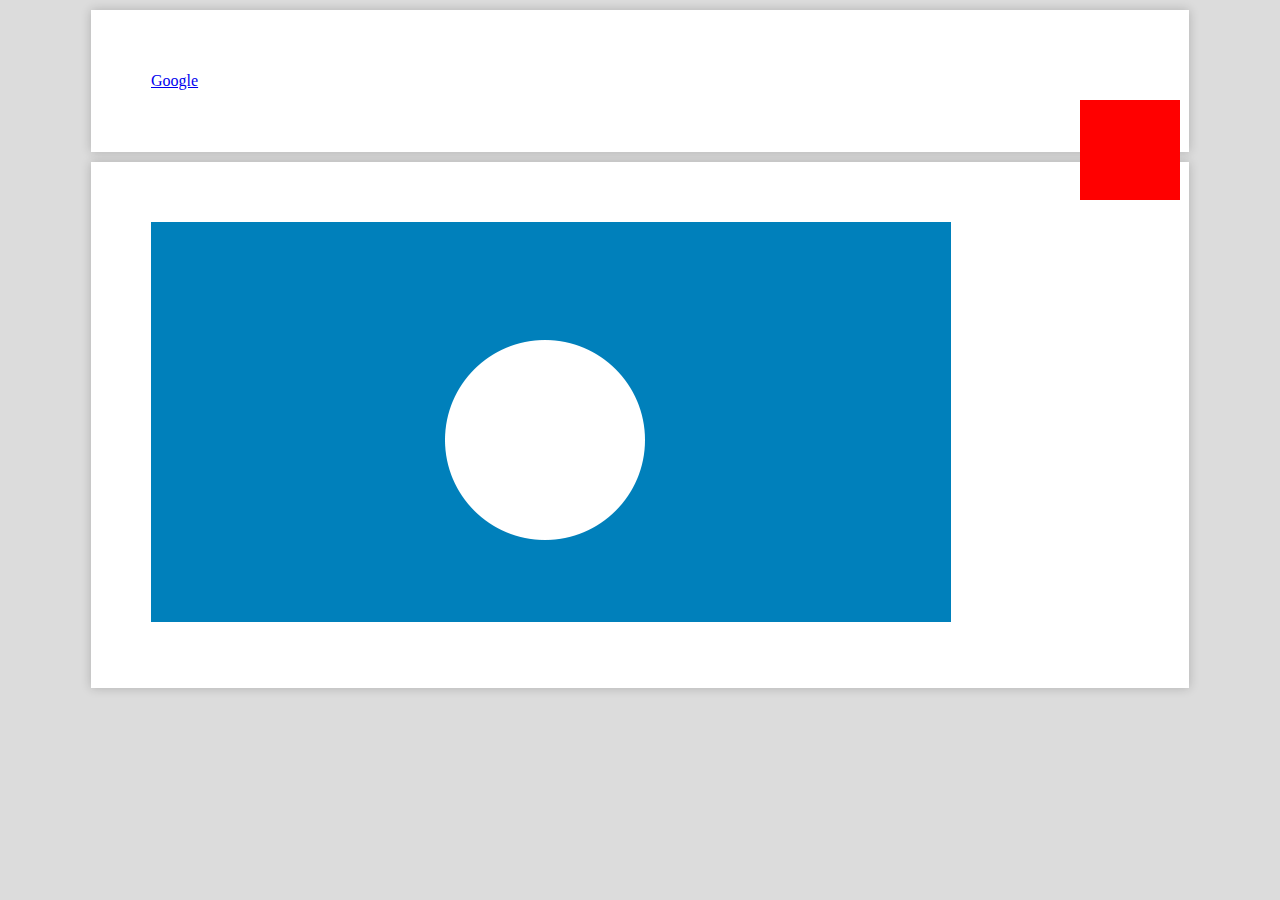
<file: tooltipster-master/demo/index.html>
<!DOCTYPE html>
<html lang="en">
<head>
	<title></title>
	<meta charset="UTF-8" />
	<meta name="viewport" content="width=device-width, initial-scale=1, maximum-scale=1.0, minimum-scale=1.0, user-scalable=no">
	<link rel="stylesheet" type="text/css" href="reset.css" />
	<link rel="stylesheet" type="text/css" href="style.css" />
	<link rel="stylesheet" type="text/css" href="../css/tooltipster.css" />
	
	<script type="text/javascript" src="//code.jquery.com/jquery-1.7.0.min.js"></script>
	<script type="text/javascript" src="../js/jquery.tooltipster.js"></script>
	
	<script type="text/javascript">
		$(document).ready(function() {
			$('.tooltip').tooltipster();
		});
	</script>
</head>
<body>

	<section class="container tooltip" title="Parent container">
		<a href="http://google.com" class="tooltip" title="Get your Google on">Google</a>
	</section>
	
	<div id="hi" style="width: 100px; height: 100px; margin: 0 0 0 500px; background: #f00; position: fixed; top: 100px; right: 100px;" class="tooltip" title="This is the tooltip"></div>
	
	<section class="container">
		<img src="map.png" usemap="#map" />
		<map name="map">
			<area shape="circle" coords="396,220,102" href="#" class="tooltip" title="Hello thar, mate!" />
		</map>
	</section>
</body>
</html>
</file>
<file: tooltipster-master/doc/css/prettify.css>
/* Pretty printing styles. Used with prettify.js. */

/* SPAN elements with the classes below are added by prettyprint. */
.pln { color: #000 }  /* plain text */

@media screen {
  .str { color: #080 }  /* string content */
  .kwd { color: #008 }  /* a keyword */
  .com { color: #800 }  /* a comment */
  .typ { color: #606 }  /* a type name */
  .lit { color: #066 }  /* a literal value */
  /* punctuation, lisp open bracket, lisp close bracket */
  .pun, .opn, .clo { color: #660 }
  .tag { color: #008 }  /* a markup tag name */
  .atn { color: #606 }  /* a markup attribute name */
  .atv { color: #080 }  /* a markup attribute value */
  .dec, .var { color: #606 }  /* a declaration; a variable name */
  .fun { color: red }  /* a function name */
}

/* Use higher contrast and text-weight for printable form. */
@media print, projection {
  .str { color: #060 }
  .kwd { color: #006; font-weight: bold }
  .com { color: #600; font-style: italic }
  .typ { color: #404; font-weight: bold }
  .lit { color: #044 }
  .pun, .opn, .clo { color: #440 }
  .tag { color: #006; font-weight: bold }
  .atn { color: #404 }
  .atv { color: #060 }
}

/* Specify class=linenums on a pre to get line numbering */
ol.linenums { margin-top: 0; margin-bottom: 0 } /* IE indents via margin-left */
li.L0,
li.L1,
li.L2,
li.L3,
li.L5,
li.L6,
li.L7,
li.L8 { list-style-type: none }
/* Alternate shading for lines */
li.L1,
li.L3,
li.L5,
li.L7,
li.L9 { background: #eee }
</file>
<file: tooltipster-master/doc/css/style.css>
/*blue #0078c9
orange #ff5e3c		*/

@import url(//fonts.googleapis.com/css?family=Open+Sans:300,400,600,700);

@font-face {
	font-family: 'icomoon';
	src:url('../images/icons/icomoon.eot');
	src:url('../images/icons/icomoond41d.eot?#iefix') format('embedded-opentype'),
		url('../images/icons/icomoon.svg#icomoon') format('svg'),
		url('../images/icons/icomoon.woff') format('woff'),
		url('../images/icons/icomoon.ttf') format('truetype');
	font-weight: normal;
	font-style: normal;
}

::selection {
	background: #0078c9;
	color: #fff;
}
::-moz-selection {
	background: #0078c9;
	color: #fff;
}

body {
	color: #5d6365;
	font-size: 1em;
	line-height: 1.6em;
	font-family: 'Open Sans', sans-serif;
	font-weight: 300;
	background: #5d6365;
}

#background {
	position: absolute;
	top: 0;
	left: 0;
	width: 100%;
	height: 100%;
	overflow: hidden;
}
#background img {
	min-height: 100%;
	min-width: 100%;
}
#background:before {
	content: '';
	display: block;
	width: 100%;
	height: 20%;
	position: absolute;
	bottom: 0;
	background: -moz-linear-gradient(top,  rgba(93,99,101,0) 0%, rgba(93,99,101,1) 100%); /* FF3.6+ */
	background: -webkit-gradient(linear, left top, left bottom, color-stop(0%,rgba(93,99,101,0)), color-stop(100%,rgba(93,99,101,1))); /* Chrome,Safari4+ */
	background: -webkit-linear-gradient(top,  rgba(93,99,101,0) 0%,rgba(93,99,101,1) 100%); /* Chrome10+,Safari5.1+ */
	background: -o-linear-gradient(top,  rgba(93,99,101,0) 0%,rgba(93,99,101,1) 100%); /* Opera 11.10+ */
	background: -ms-linear-gradient(top,  rgba(93,99,101,0) 0%,rgba(93,99,101,1) 100%); /* IE10+ */
	background: linear-gradient(to bottom,  rgba(93,99,101,0) 0%,rgba(93,99,101,1) 100%); /* W3C */
	filter: progid:DXImageTransform.Microsoft.gradient( startColorstr='#005d6365', endColorstr='#5d6365',GradientType=0 ); /* IE6-9 */
}

#wrapper {
	width: 100%;
	max-width: 1300px;
	margin: 0 auto;
	position: relative;
	box-shadow: 0.6em 0px 15px rgba(0,0,0,0.1), -0.6em 0px 15px rgba(0,0,0,0.1);
}

* {
	-webkit-transition: all 300ms;
	-moz-transition: all 300ms;
	-o-transition: all 300ms;
	-ms-transition: all 300ms;
	transition: all 300ms;
}

h1 {
	font-weight: 300;
	font-size: 1.4em;
	line-height: 1.4em;
	margin-bottom: 1.8em;
}
h2 {
	color: #a9b1b3;
	font-weight: 300;
	font-size: 4em;
	line-height: 1.4em;
	margin-bottom: 0.5em;
}
h3 {
	font-size: 2em;
	line-height: 1.4em;
	margin-bottom: 0.7em;
	padding-top: 1em;
}
h4 {
	font-size: 1.4em;
	line-height: 1.4em;
	font-weight: 400;
	margin-bottom: 1em;
}
p {
	margin-bottom: 1.5em;
}

strong {
	font-weight: 600;
}

a {
	text-decoration: none;
	color: #0078c9;
	font-weight: 600;
}
a:hover {
	color: #a9b1b3;
}
a.alt {
	color: rgba(255,255,255,0.75);
}
a.alt:hover {
	color: rgba(255,255,255,1);
}

a:before {
	font-family: 'icomoon';
	font-style: normal;
	speak: none;
	font-weight: normal;
	line-height: 1;
	-webkit-font-smoothing: antialiased;
}

a.button {
	display: inline-block;
	padding: 0.8em 1em;
	border: 3px solid #ff5e3c;
	border-radius: 6px;
	color: #ff5e3c;
	background: #fff;
	font-weight: 600;
}
a.button:hover {
	background: #ff5e3c;
	color: #fff;
}
a.button.alt {
	color: #ff5e3c;
	border: none;
}
a.button.alt:hover {
	background: #ff5e3c;
	color: #fff;
	border: none;
}
a.button:active {
	-webkit-transform: scale3d(0.95,0.95,1);
	-moz-transform: scale3d(0.95,0.95,1);
	-o-transform: scale3d(0.95,0.95,1);
	-ms-transform: scale3d(0.95,0.95,1);
	transform: scale3d(0.95,0.95,1);
}

a.white {
	color: #fff;
	padding-bottom: 3px;
	border-bottom: 1px solid rgba(255,255,255,0);
}
a.white:hover {
	border-bottom: 1px solid rgba(255,255,255,1);
}

.row {
	overflow: hidden;
}

header {
	background: #fff;
	max-width: 1300px;
	box-shadow: 0px 3px 0px rgba(0,0,0,0.05);
}
header select {
	display: none;
}

section {
	width: 100%;
	margin: 0 auto;
	overflow: hidden;
	border-bottom: 2px dashed #e5eaeb;
	padding: 6em;
	background: #fff;
	box-sizing: border-box;
	-moz-box-sizing: border-box;
}
#talk {
	border-bottom: none !important;
}

footer {
	width: 100%;
	margin: 0 auto;
	padding: 6em;
	background: #0078c9;
	color: #fff;
	box-sizing: border-box;
	-moz-box-sizing: border-box;
	text-align: center;
}

nav {
	width: 100%;
	max-width: 1300px;
	box-sizing: border-box;
	-moz-box-sizing: border-box;
	background: #fff;
	float: right;
	z-index: 2;
	text-align: right;
}
nav ul {
	display: block;
	width: auto;
	float: right;
}
nav li {
	display: inline-block;
	margin: 0;
	float: left;
}
nav a {
	display: inline-block;
	font-weight: 400;
	color: #a9b1b3;
	padding: 1.5em 0.75em;
}
nav a:hover {
	background: #0078c9;
	color: #fff;
}

#mobile-nav {
	display: none;
}

#social {
	width: auto;
	position: absolute;
	left: 0;
	top: 0;
	z-index: 3;
}
#social div {
	float: left;
	width: 90px;
	padding: 1.5em 2em;
}
#tweet {
	margin-top: 2px;
}
div#github {
	position: relative;
	bottom: 4px;
	margin-left: 0px;
	padding-top: 2em;
	width: 90px;
}
#github a {
	-webkit-transition: none;
	-moz-transition: none;
	-o-transition: none;
	-ms-transition: none;
	transition: none;
}

pre {
	box-sizing: border-box;
	-moz-box-sizing: border-box;
	padding: 3em;
	background: #e6eff1;
	box-shadow: 0px 0px 20px rgba(0,0,0,0.0);
	margin-bottom: 4em;
	white-space: pre-wrap;
}
pre:hover {
	background: #fff;
	box-shadow: 0px 0px 20px rgba(0,0,0,0.3);
}
pre:last-child {
	margin-bottom: 0;
}


/* 
-------------------------------------
Welcome
-------------------------------------
*/

#welcome {
	text-align: center;
	padding: 12em 0 9em;
	color: #fff;
	width: 100%;
	border-bottom: none;
	background: rgba(0,0,0,0.3);
}

#welcome h1 {
	display: block;
	max-width: 635px;
	margin-left: auto;
	margin-right: auto;
}

#tooltipster {
	width: 100%;
	max-width: 258px;
	margin-bottom: 2em;
}

#browser-support {
	margin-bottom: 2.8em;
}
#browser-support li {
	display: inline-block;
	margin: 0.25em;
	font-size: 0;
	line-height: 0;
}
#browser-support li img {
	height: 42px;
	opacity: 0.5;
}
#browser-support li img:hover {
	opacity: 1;
}

#download {
	font-size: 1.2em;
	line-height: 1.4em;
	width: 100%;
}
#download a.button {
	margin-right: 0.6em;
}
#download a.button:before {
	content: "\64";
	padding-right: 1em;
	font-size: 0.9em;
}


/* 
-------------------------------------
Demos
-------------------------------------
*/

#demos ul {
	display: block;
	width: 100%;
	font-size: 1.4em;
	line-height: 1.4em;
}
#demos li {
	display: block;
	width: 50%;
	font-weight: 400;
	margin-bottom: 1em;
	overflow: hidden;
	padding-top: 1.4em;
	padding-right: 2em;
	box-sizing: border-box;
	-moz-box-sizing: border-box;
	float: left;
}
#demos span {
	display: block;
	border: 3px solid #ff5e3c;
	border-radius: 100%;
	box-sizing: border-box;
	-moz-box-sizing: border-box;
	width: 5em;
	height: 5em;
	background: #ff5e3c;
	color: #fff;
	font-size: 0.6em;
	line-height: 1em;
	font-weight: 700;
	padding: 1.8em 0 0 0;
	text-align: center;
	margin: -1.4em 1em 0 0;
	text-transform: uppercase;
	float: left;
}
#demos span:hover {
	background: #fff !important;
	color: #5d6365;
	border: 3px solid #5d6365 !important;
	cursor: pointer;
}


/* 
-------------------------------------
Tooltips
-------------------------------------
*/

#demos span.tooltipster-icon {
	cursor: help;
	margin-left: 4px;
	background: #0078c9;
	border: 3px solid #0078c9;
	width: 2.3em;
	height: 2.3em;
	padding: 0.4em 0 0;
	margin: 2em 0 0 -3em;
}

.tooltipster-default .tooltipster-content {
	font-family: 'Open Sans', sans-serif;
}
.tooltipster-default .tooltipster-content img {
	float: left;
	margin-right: 10px;
	border: 2px solid #000;
}
.tooltipster-default .tooltipster-content p {
	margin: 0;
}
.tooltipster-default .tooltipster-content a {
	color: #fff;
	border-bottom: 1px solid rgba(255,255,255,0.4);
}
.tooltipster-default .tooltipster-content a:hover {
	color: #fff;
	border-bottom: 1px solid rgba(255,255,255,1);
}

.tooltipster-blue {
	background: #0078c9;
	color: #fff;
	border-radius: 5px;
}
.tooltipster-blue .tooltipster-content {
	font-family: 'Open Sans', sans-serif;
	font-size: 14px;
	line-height: 16px;
	padding: 8px 10px;
}

.tooltipster-white {
	background: #fff;
	color: #0078c9;
	border-radius: 5px; 
}
.tooltipster-white .tooltipster-content {
	font-family: 'Open Sans', sans-serif;
	font-size: 14px;
	line-height: 16px;
	padding: 8px 10px;
}

.tooltipster-pink {
	background: url(../images/pattern-navy.png);
	background-color: #ff3c70;
	color: #fff; 
	border-radius: 5px;	
	box-shadow: inset -3px -3px 0 #ff3c70;
}
.tooltipster-pink .tooltipster-content {
	font-family: 'Courier', monospace;
	font-weight: 400;
	font-size: 16px;
	line-height: 16px;
	padding: 15px 18px;
}


/* 
-------------------------------------
Options
-------------------------------------
*/

table {
	width: 100%;
}
table h4 {
	margin-bottom: 0;
}
tr:nth-child(odd) {
	background: #f4f5f7;
}
td {
	padding: 2em;
}
td h4 {
	font-family: 'Courier', monospace;
	color: #0078c9;
}


/* 
-------------------------------------
Themes
-------------------------------------
*/

#themes .themes span {
	display: inline-block;
	padding: 1em;
	margin-right: 1em;
	margin-bottom: 1em;
	opacity: 0.8;
}

.tooltipster-default-preview {
	border-radius: 5px; 
	border: 2px solid #000;
	background: #4c4c4c;
	color: #fff;
	font-family: Arial, sans-serif;
	font-size: 14px;
	line-height: 16px;
	padding: 8px 10px;
	font-weight: 400;
	box-sizing: border-box;
	-moz-box-sizing: border-box;
}

.tooltipster-light-preview {
	border-radius: 5px; 
	border: 1px solid #cccccc;
	background: #ededed;
	color: #666666;
	font-family: Arial, sans-serif;
	font-size: 14px;
	line-height: 16px;
	padding: 8px 10px;
	font-weight: 400;
}

.tooltipster-punk-preview {
	border-radius: 5px;
	border-bottom: 3px solid #f71169;
	background: #2a2a2a;
	color: #fff;
	font-family: 'Courier', monospace;
	font-size: 14px;
	line-height: 16px;
	padding: 8px 10px;
	font-weight: 400;
}

.tooltipster-noir-preview {
	border-radius: 0px;
	border: 3px solid #2c2c2c;
	background: #fff;
	color: #2c2c2c;
	font-family: 'Georgia', serif;
	font-size: 14px;
	line-height: 16px;
	padding: 8px 10px;
	font-weight: 400;
}

.tooltipster-shadow-preview {
	border-radius: 5px;
	background: #fff;
	box-shadow: 0px 0px 14px rgba(0,0,0,0.3);
	color: #2c2c2c;
	font-family: 'Arial', sans-serif;
	font-size: 14px;
	line-height: 16px;
	padding: 8px 10px;
	font-weight: 400;
}


/* 
-------------------------------------
Talk
-------------------------------------
*/

#talk h3 {
	margin-bottom: 1em;
}


/* 
-------------------------------------
Breakpoints
-------------------------------------
*/

@media all and (max-width : 1100px) {
	#tweet, #gplus {
		display: none;
	}
	#demos li {
		width: 100%;
	}
	table, tr, td {
		display: block;
	}
	td {
		padding: 2em 2em 0 2em;
	}
	td:last-child {
		padding-bottom: 2em;
	}
}

@media all and (max-width : 920px) {
	#demos ul {
		width: 100%;
		padding: 0;
	}
}

@media all and (max-width : 820px) {
	nav ul {
		display: none;
	}
	#social div {
		padding: 0.5em 0.7em;
	}
	header {
		padding: 0;
	}
	header select {
		display: block;
		float: right;
		margin: 1em 1em;
	}
	section {
		padding: 3em;
	}
	#welcome {
		padding: 7.4em 3em 6em;
	}
	#download span {
		display: block;
		margin-top: 0.5em;
	}
}

@media all and (max-width : 450px) {
	table h4 {
		font-size: 1em;
		line-height: 1em;
	}
	section {
		padding: 2em;
	}
	h2 {
		font-size: 3em;
		line-height: 1.2em;
		margin-bottom: 0.23em;
	}
	h3 {
		font-size: 1.4em;
		line-height: 1.4em;
		margin-bottom: 1.3em;
	}
	h4 {
		font-size: 1.2em;
	}
	pre {
		padding: 1em;
	}
}
</file>
<file: tooltipster-master/css/tooltipster.css>
/* This is the default Tooltipster theme (feel free to modify or duplicate and create multiple themes!): */
.tooltipster-default {
	border-radius: 5px;
	border: 2px solid #384047;
	background: #eee;
	color: #384047;
	box-shadow: 8px 8px 8px #5CA4A9;
}

/* Use this next selector to style things like font-size and line-height: */
.tooltipster-default .tooltipster-content {
	font-family: 'Open Sans', sans-serif;
	font-size: 14px;
	line-height: 18px;
	padding: 10px 8px;
	overflow: hidden;
}

/* This next selector defines the color of the border on the outside of the arrow. This will automatically match the color and size of the border set on the main tooltip styles. Set display: none; if you would like a border around the tooltip but no border around the arrow */
.tooltipster-default .tooltipster-arrow .tooltipster-arrow-border {
	/* border-color: ... !important; */
}


/* If you're using the icon option, use this next selector to style them */
.tooltipster-icon {
	cursor: help;
	margin-left: 4px;
}








/* This is the base styling required to make all Tooltipsters work */
.tooltipster-base {
	padding: 0;
	font-size: 0;
	line-height: 0;
	position: absolute;
	left: 0;
	top: 0;
	z-index: 9999999;
	pointer-events: none;
	width: auto;
	overflow: visible;
}
.tooltipster-base .tooltipster-content {
	overflow: hidden;
}


/* These next classes handle the styles for the little arrow attached to the tooltip. By default, the arrow will inherit the same colors and border as what is set on the main tooltip itself. */
.tooltipster-arrow {
	display: block;
	text-align: center;
	width: 100%;
	height: 100%;
	position: absolute;
	top: 0;
	left: 0;
	z-index: -1;
}
.tooltipster-arrow span, .tooltipster-arrow-border {
	display: block;
	width: 0;
	height: 0;
	position: absolute;
}
.tooltipster-arrow-top span, .tooltipster-arrow-top-right span, .tooltipster-arrow-top-left span {
	border-left: 8px solid transparent !important;
	border-right: 8px solid transparent !important;
	border-top: 8px solid;
	bottom: -7px;
}
.tooltipster-arrow-top .tooltipster-arrow-border, .tooltipster-arrow-top-right .tooltipster-arrow-border, .tooltipster-arrow-top-left .tooltipster-arrow-border {
	border-left: 9px solid transparent !important;
	border-right: 9px solid transparent !important;
	border-top: 9px solid;
	bottom: -7px;
}

.tooltipster-arrow-bottom span, .tooltipster-arrow-bottom-right span, .tooltipster-arrow-bottom-left span {
	border-left: 8px solid transparent !important;
	border-right: 8px solid transparent !important;
	border-bottom: 8px solid;
	top: -7px;
}
.tooltipster-arrow-bottom .tooltipster-arrow-border, .tooltipster-arrow-bottom-right .tooltipster-arrow-border, .tooltipster-arrow-bottom-left .tooltipster-arrow-border {
	border-left: 9px solid transparent !important;
	border-right: 9px solid transparent !important;
	border-bottom: 9px solid;
	top: -7px;
}
.tooltipster-arrow-top span, .tooltipster-arrow-top .tooltipster-arrow-border, .tooltipster-arrow-bottom span, .tooltipster-arrow-bottom .tooltipster-arrow-border {
	left: 0;
	right: 0;
	margin: 0 auto;
}
.tooltipster-arrow-top-left span, .tooltipster-arrow-bottom-left span {
	left: 6px;
}
.tooltipster-arrow-top-left .tooltipster-arrow-border, .tooltipster-arrow-bottom-left .tooltipster-arrow-border {
	left: 5px;
}
.tooltipster-arrow-top-right span,  .tooltipster-arrow-bottom-right span {
	right: 6px;
}
.tooltipster-arrow-top-right .tooltipster-arrow-border, .tooltipster-arrow-bottom-right .tooltipster-arrow-border {
	right: 5px;
}
.tooltipster-arrow-left span, .tooltipster-arrow-left .tooltipster-arrow-border {
	border-top: 8px solid transparent !important;
	border-bottom: 8px solid transparent !important;
	border-left: 8px solid;
	top: 50%;
	margin-top: -7px;
	right: -7px;
}
.tooltipster-arrow-left .tooltipster-arrow-border {
	border-top: 9px solid transparent !important;
	border-bottom: 9px solid transparent !important;
	border-left: 9px solid;
	margin-top: -8px;
}
.tooltipster-arrow-right span, .tooltipster-arrow-right .tooltipster-arrow-border {
	border-top: 8px solid transparent !important;
	border-bottom: 8px solid transparent !important;
	border-right: 8px solid;
	top: 50%;
	margin-top: -7px;
	left: -7px;
}
.tooltipster-arrow-right .tooltipster-arrow-border {
	border-top: 9px solid transparent !important;
	border-bottom: 9px solid transparent !important;
	border-right: 9px solid;
	margin-top: -8px;
}


/* Some CSS magic for the awesome animations - feel free to make your own custom animations and reference it in your Tooltipster settings! */

.tooltipster-fade {
	opacity: 0;
	-webkit-transition-property: opacity;
	-moz-transition-property: opacity;
	-o-transition-property: opacity;
	-ms-transition-property: opacity;
	transition-property: opacity;
}
.tooltipster-fade-show {
	opacity: 1;
}

.tooltipster-grow {
	-webkit-transform: scale(0,0);
	-moz-transform: scale(0,0);
	-o-transform: scale(0,0);
	-ms-transform: scale(0,0);
	transform: scale(0,0);
	-webkit-transition-property: -webkit-transform;
	-moz-transition-property: -moz-transform;
	-o-transition-property: -o-transform;
	-ms-transition-property: -ms-transform;
	transition-property: transform;
	-webkit-backface-visibility: hidden;
}
.tooltipster-grow-show {
	-webkit-transform: scale(1,1);
	-moz-transform: scale(1,1);
	-o-transform: scale(1,1);
	-ms-transform: scale(1,1);
	transform: scale(1,1);
	-webkit-transition-timing-function: cubic-bezier(0.175, 0.885, 0.320, 1);
	-webkit-transition-timing-function: cubic-bezier(0.175, 0.885, 0.320, 1.15);
	-moz-transition-timing-function: cubic-bezier(0.175, 0.885, 0.320, 1.15);
	-ms-transition-timing-function: cubic-bezier(0.175, 0.885, 0.320, 1.15);
	-o-transition-timing-function: cubic-bezier(0.175, 0.885, 0.320, 1.15);
	transition-timing-function: cubic-bezier(0.175, 0.885, 0.320, 1.15);
}

.tooltipster-swing {
	opacity: 0;
	-webkit-transform: rotateZ(4deg);
	-moz-transform: rotateZ(4deg);
	-o-transform: rotateZ(4deg);
	-ms-transform: rotateZ(4deg);
	transform: rotateZ(4deg);
	-webkit-transition-property: -webkit-transform, opacity;
	-moz-transition-property: -moz-transform;
	-o-transition-property: -o-transform;
	-ms-transition-property: -ms-transform;
	transition-property: transform;
}
.tooltipster-swing-show {
	opacity: 1;
	-webkit-transform: rotateZ(0deg);
	-moz-transform: rotateZ(0deg);
	-o-transform: rotateZ(0deg);
	-ms-transform: rotateZ(0deg);
	transform: rotateZ(0deg);
	-webkit-transition-timing-function: cubic-bezier(0.230, 0.635, 0.495, 1);
	-webkit-transition-timing-function: cubic-bezier(0.230, 0.635, 0.495, 2.4);
	-moz-transition-timing-function: cubic-bezier(0.230, 0.635, 0.495, 2.4);
	-ms-transition-timing-function: cubic-bezier(0.230, 0.635, 0.495, 2.4);
	-o-transition-timing-function: cubic-bezier(0.230, 0.635, 0.495, 2.4);
	transition-timing-function: cubic-bezier(0.230, 0.635, 0.495, 2.4);
}

.tooltipster-fall {
	top: 0;
	-webkit-transition-property: top;
	-moz-transition-property: top;
	-o-transition-property: top;
	-ms-transition-property: top;
	transition-property: top;
	-webkit-transition-timing-function: cubic-bezier(0.175, 0.885, 0.320, 1);
	-webkit-transition-timing-function: cubic-bezier(0.175, 0.885, 0.320, 1.15);
	-moz-transition-timing-function: cubic-bezier(0.175, 0.885, 0.320, 1.15);
	-ms-transition-timing-function: cubic-bezier(0.175, 0.885, 0.320, 1.15);
	-o-transition-timing-function: cubic-bezier(0.175, 0.885, 0.320, 1.15);
	transition-timing-function: cubic-bezier(0.175, 0.885, 0.320, 1.15);
}
.tooltipster-fall-show {
}
.tooltipster-fall.tooltipster-dying {
	-webkit-transition-property: all;
	-moz-transition-property: all;
	-o-transition-property: all;
	-ms-transition-property: all;
	transition-property: all;
	top: 0px !important;
	opacity: 0;
}

.tooltipster-slide {
	left: -40px;
	-webkit-transition-property: left;
	-moz-transition-property: left;
	-o-transition-property: left;
	-ms-transition-property: left;
	transition-property: left;
	-webkit-transition-timing-function: cubic-bezier(0.175, 0.885, 0.320, 1);
	-webkit-transition-timing-function: cubic-bezier(0.175, 0.885, 0.320, 1.15);
	-moz-transition-timing-function: cubic-bezier(0.175, 0.885, 0.320, 1.15);
	-ms-transition-timing-function: cubic-bezier(0.175, 0.885, 0.320, 1.15);
	-o-transition-timing-function: cubic-bezier(0.175, 0.885, 0.320, 1.15);
	transition-timing-function: cubic-bezier(0.175, 0.885, 0.320, 1.15);
}
.tooltipster-slide.tooltipster-slide-show {
}
.tooltipster-slide.tooltipster-dying {
	-webkit-transition-property: all;
	-moz-transition-property: all;
	-o-transition-property: all;
	-ms-transition-property: all;
	transition-property: all;
	left: 0px !important;
	opacity: 0;
}


/* CSS transition for when contenting is changing in a tooltip that is still open. The only properties that will NOT transition are: width, height, top, and left */
.tooltipster-content-changing {
	opacity: 0.5;
	-webkit-transform: scale(1.1, 1.1);
	-moz-transform: scale(1.1, 1.1);
	-o-transform: scale(1.1, 1.1);
	-ms-transform: scale(1.1, 1.1);
	transform: scale(1.1, 1.1);
}
</file>
<file: tooltipster-master/css/themes/tooltipster-light.css>
.tooltipster-light {
	border-radius: 5px; 
	border: 1px solid #cccccc;
	background: #ededed;
	color: #666666;
}
.tooltipster-light .tooltipster-content {
	font-family: Arial, sans-serif;
	font-size: 14px;
	line-height: 16px;
	padding: 8px 10px;
}
</file>
<file: tooltipster-master/css/themes/tooltipster-noir.css>
.tooltipster-noir {
	border-radius: 0px; 
	border: 3px solid #2c2c2c;
	background: #fff;
	color: #2c2c2c;
}
.tooltipster-noir .tooltipster-content {
	font-family: 'Georgia', serif;
	font-size: 14px;
	line-height: 16px;
	padding: 8px 10px;
}
</file>
<file: tooltipster-master/css/themes/tooltipster-punk.css>
.tooltipster-punk {
	border-radius: 5px; 
	border-bottom: 3px solid #f71169;
	background: #2a2a2a;
	color: #fff;
}
.tooltipster-punk .tooltipster-content {
	font-family: 'Courier', monospace;
	font-size: 14px;
	line-height: 16px;
	padding: 8px 10px;
}
</file>
<file: tooltipster-master/css/themes/tooltipster-shadow.css>
.tooltipster-shadow {
	border-radius: 5px;
	background: #fff;
	box-shadow: 0px 0px 14px rgba(0,0,0,0.3);
	color: #2c2c2c;
}
.tooltipster-shadow .tooltipster-content {
	font-family: 'Arial', sans-serif;
	font-size: 14px;
	line-height: 16px;
	padding: 8px 10px;
}
</file>
<file: tooltipster-master/demo/style.css>
/* Main */

body {
	background-color: #dcdcdc;
	color: #0b0b0b;
	font-size: 16px;
	line-height: 22px;
}

.container, #container {
	width: 978px;
	margin: 10px auto;
	padding: 60px;
	box-shadow: 0px 0px 10px rgba(0,0,0,0.2);
	background: #fff;
	text-align: left;
	display: block;
	overflow: hidden;
}

.item {
	width: 200px;
	float: left;
	padding: 10px;
	margin: 10px;
	background: #000;
	color: #fff;
}
</file>
